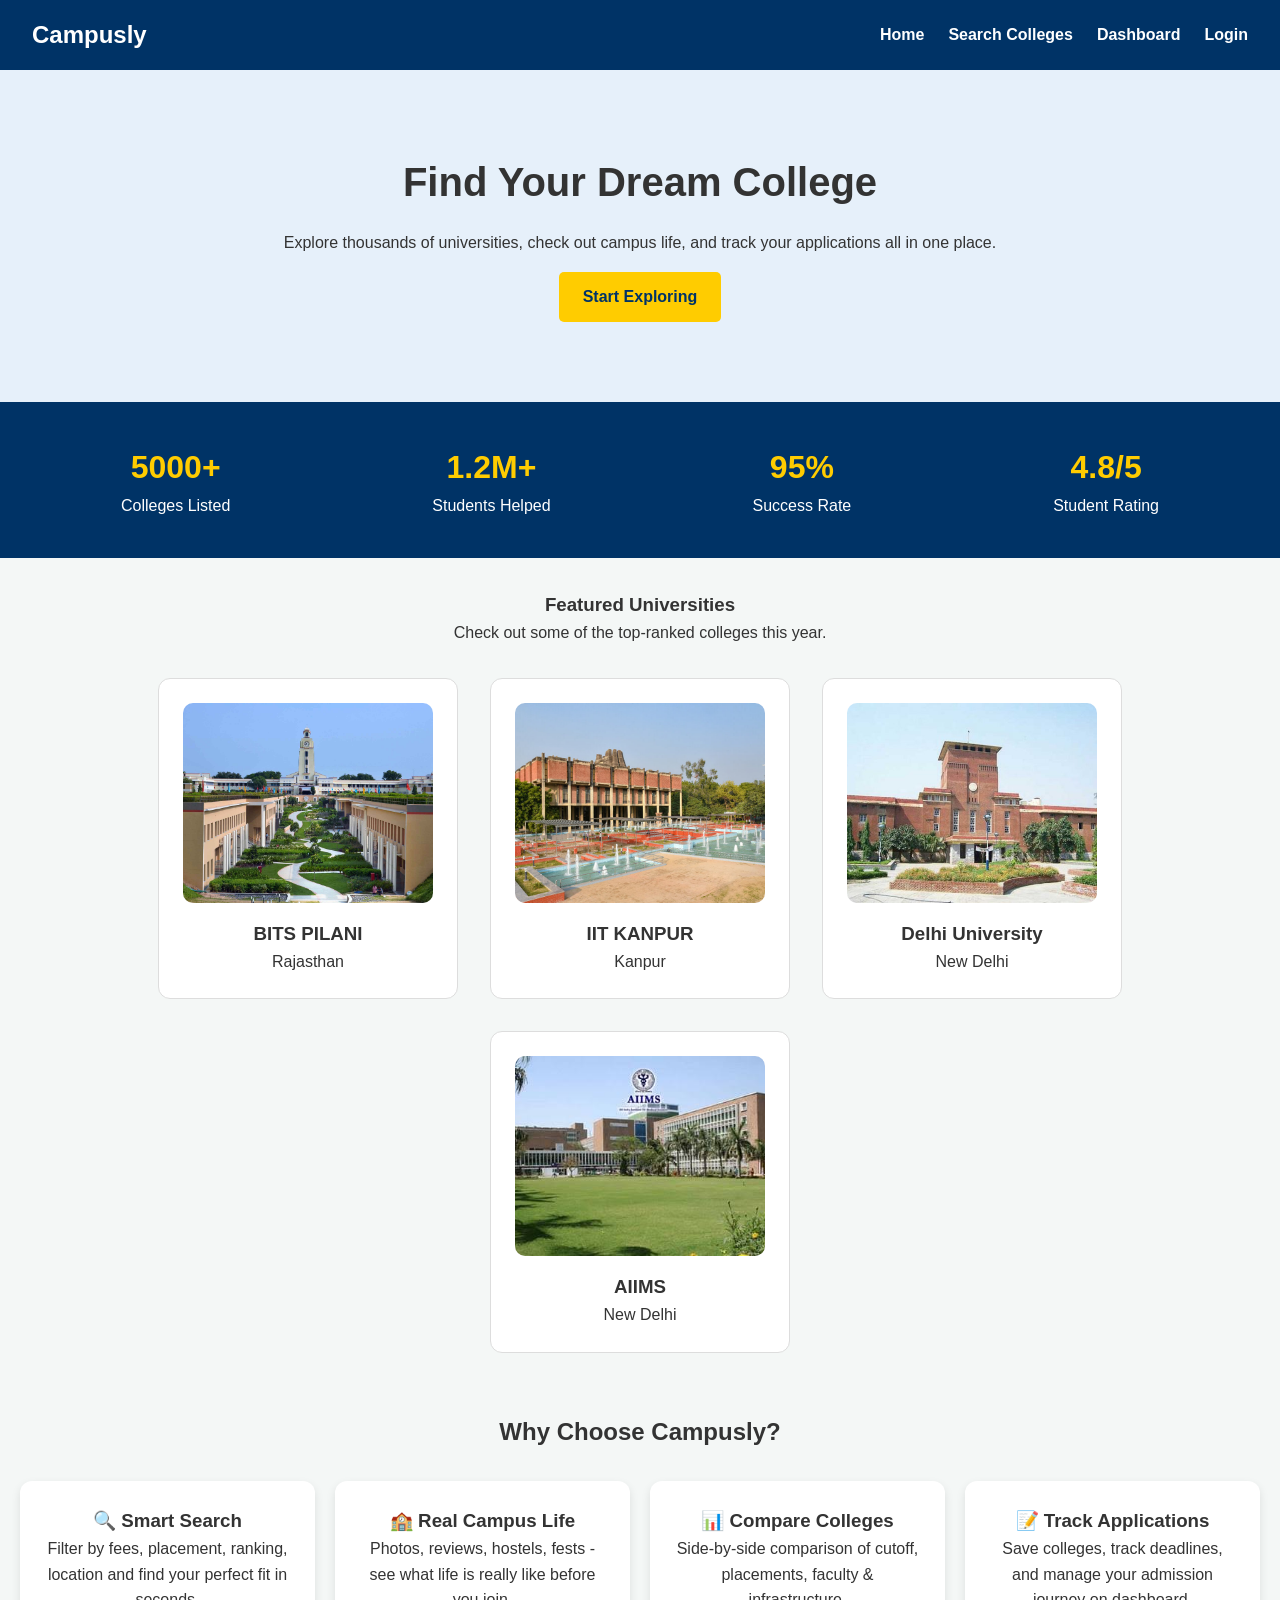
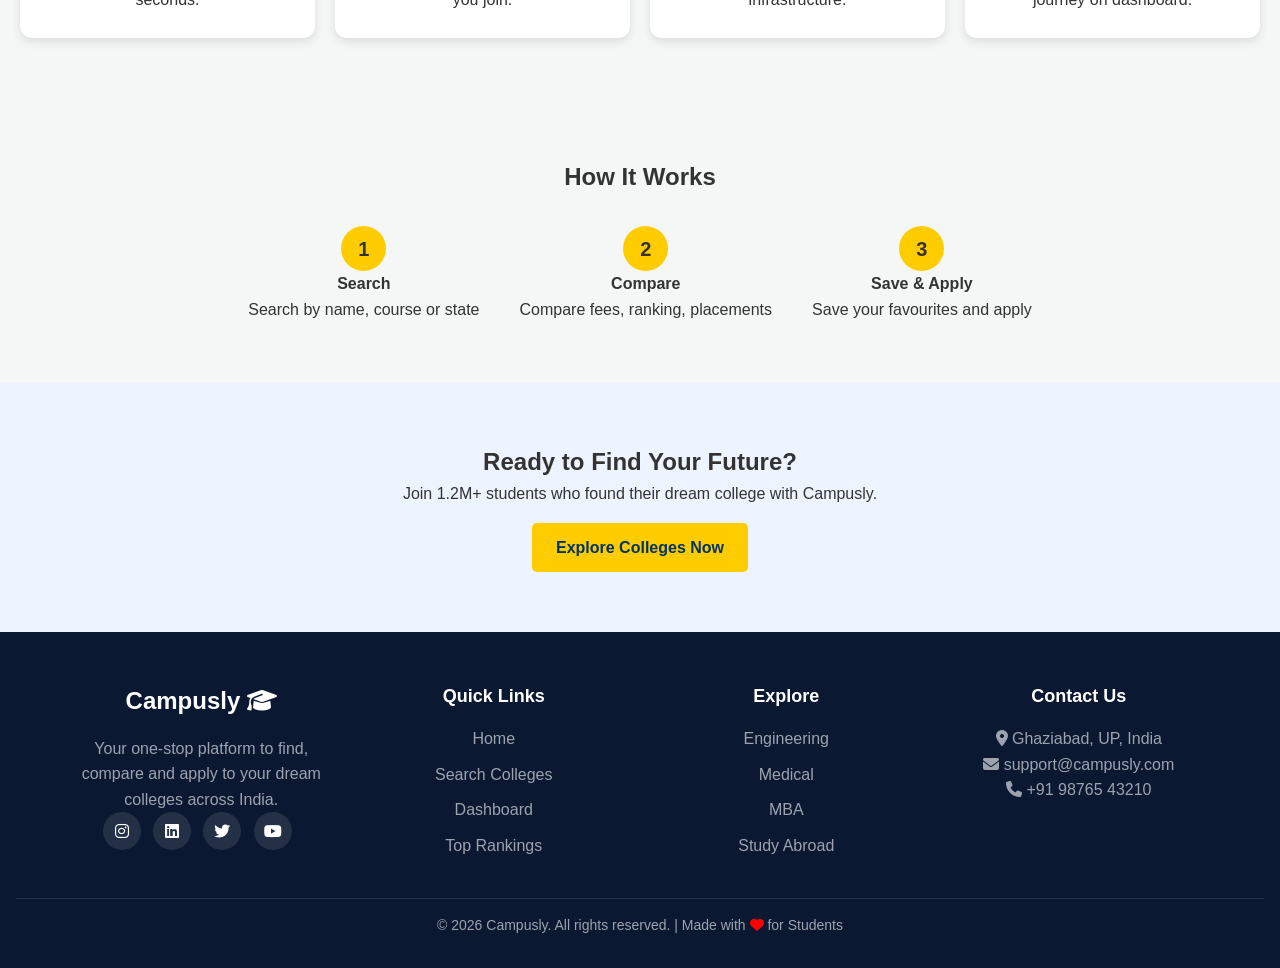
<file: index.html>
<!DOCTYPE html>
<html lang="en">
<head>
    <meta charset="UTF-8">
    <meta name="viewport" content="width=device-width, initial-scale=1.0">
    <title>Campusly - Home</title>
    <link rel="stylesheet" href="index_style.css">
    <link rel="stylesheet" href="https://cdnjs.cloudflare.com/ajax/libs/font-awesome/6.5.0/css/all.min.css">
</head>
<body>
    <header>
        <h1>Campusly</h1>
        <nav>
            <ul>
            <li><a href="index.html">Home</a></li>
            <li><a href="college.html">Search Colleges</a></li>
            <li><a href="dashboard.html">Dashboard</a></li>
            <li><a href="login_page.html">Login</a></li>
            </ul>
        </nav>
    </header>

    <main>
        <section class="hero">
            <h2>Find Your Dream College</h2>
            <p>Explore thousands of universities, check out campus life, and track your applications all in one place.</p>
            <a href="search.html" class="btn">Start Exploring</a>
        </section>
        <section class="stats">
      <div class="stat"><h2>5000+</h2><p>Colleges Listed</p></div>
      <div class="stat"><h2>1.2M+</h2><p>Students Helped</p></div>
      <div class="stat"><h2>95%</h2><p>Success Rate</p></div>
      <div class="stat"><h2>4.8/5</h2><p>Student Rating</p></div>
    </section>

    <section class="search-container">
    <h3>Featured Universities</h3>
    <p>Check out some of the top-ranked colleges this year.</p>
    </section>
    <div class="grid-container">
    <a href="bits.html" class="card">
        <div class="card-img">
            <img src="collegeimg/BITS-Pilani.jpg" alt="BITS Pilani">
            </div>
            <h3>BITS PILANI</h3>
            <p>Rajasthan</p>
        </a>
             
<a href="iitk.html" class="card">
     <div class="card-img">
        <img src="collegeimg/knpiit.jpg" alt="IIT KANPUR">
        </div>
        <h3>IIT KANPUR</h3>
        <p>Kanpur</p>
    </a>
<a href="du.html" class="card">
    <div class="card-img">
    <img src="collegeimg/du.jpg" alt="Delhi University">
    </div>
    <h3>Delhi University</h3>
    <p>New Delhi</p>
</a>
<a href="aiims.html" class="card">
    <div class="card-img">
    <img src="collegeimg/AIIMS.jpeg" alt="AIIMS DELHI">
    </div>
    <h3>AIIMS</h3>
    <p>New Delhi</p>
</a>

    </div>
    <section class="why-us">
      <h2>Why Choose Campusly?</h2>
      <div class="why-grid">
        <div class="why-card"><h3>🔍 Smart Search</h3><p>Filter by fees, placement, ranking, location and find your perfect fit in seconds.</p></div>
        <div class="why-card"><h3>🏫 Real Campus Life</h3><p>Photos, reviews, hostels, fests - see what life is really like before you join.</p></div>
        <div class="why-card"><h3>📊 Compare Colleges</h3><p>Side-by-side comparison of cutoff, placements, faculty & infrastructure.</p></div>
        <div class="why-card"><h3>📝 Track Applications</h3><p>Save colleges, track deadlines, and manage your admission journey on dashboard.</p></div>
      </div>
    </section>
     <section class="how-it-works">
      <h2>How It Works</h2>
      <div class="steps">
        <div class="step"><span>1</span><h4>Search</h4><p>Search by name, course or state</p></div>
        <div class="step"><span>2</span><h4>Compare</h4><p>Compare fees, ranking, placements</p></div>
        <div class="step"><span>3</span><h4>Save & Apply</h4><p>Save your favourites and apply</p></div>
      </div>
    </section>
    <section class="cta">
      <h2>Ready to Find Your Future?</h2>
      <p>Join 1.2M+ students who found their dream college with Campusly.</p>
      <a href="college.html" class="btn">Explore Colleges Now</a>
    </section>
    </main>
    <footer class="main-footer">
  <div class="footer-container">
    
    <div class="footer-col">
      <h3>Campusly <i class="fas fa-graduation-cap"></i></h3>
      <p>Your one-stop platform to find, compare and apply to your dream colleges across India.</p>
      <div class="social-icons">
        <a href="#"><i class="fab fa-instagram"></i></a>
        <a href="#"><i class="fab fa-linkedin"></i></a>
        <a href="#"><i class="fab fa-twitter"></i></a>
        <a href="#"><i class="fab fa-youtube"></i></a>
      </div>
    </div>

    <div class="footer-col">
      <h4>Quick Links</h4>
      <ul>
        <li><a href="index.html">Home</a></li>
        <li><a href="college.html">Search Colleges</a></li>
        <li><a href="dashboard.html">Dashboard</a></li>
        <li><a href="#">Top Rankings</a></li>
      </ul>
    </div>

    <div class="footer-col">
      <h4>Explore</h4>
      <ul>
        <li><a href="#">Engineering</a></li>
        <li><a href="#">Medical</a></li>
        <li><a href="#">MBA</a></li>
        <li><a href="#">Study Abroad</a></li>
      </ul>
    </div>

    <div class="footer-col">
      <h4>Contact Us</h4>
      <p><i class="fas fa-map-marker-alt"></i> Ghaziabad, UP, India</p>
      <p><i class="fas fa-envelope"></i> support@campusly.com</p>
      <p><i class="fas fa-phone"></i> +91 98765 43210</p>
    </div>

  </div>

  <div class="footer-bottom">
    <p>© 2026 Campusly. All rights reserved. | Made with <i class="fas fa-heart" style="color:red"></i> for Students</p>
  </div>
    </footer>
</body>
</html>
</file>
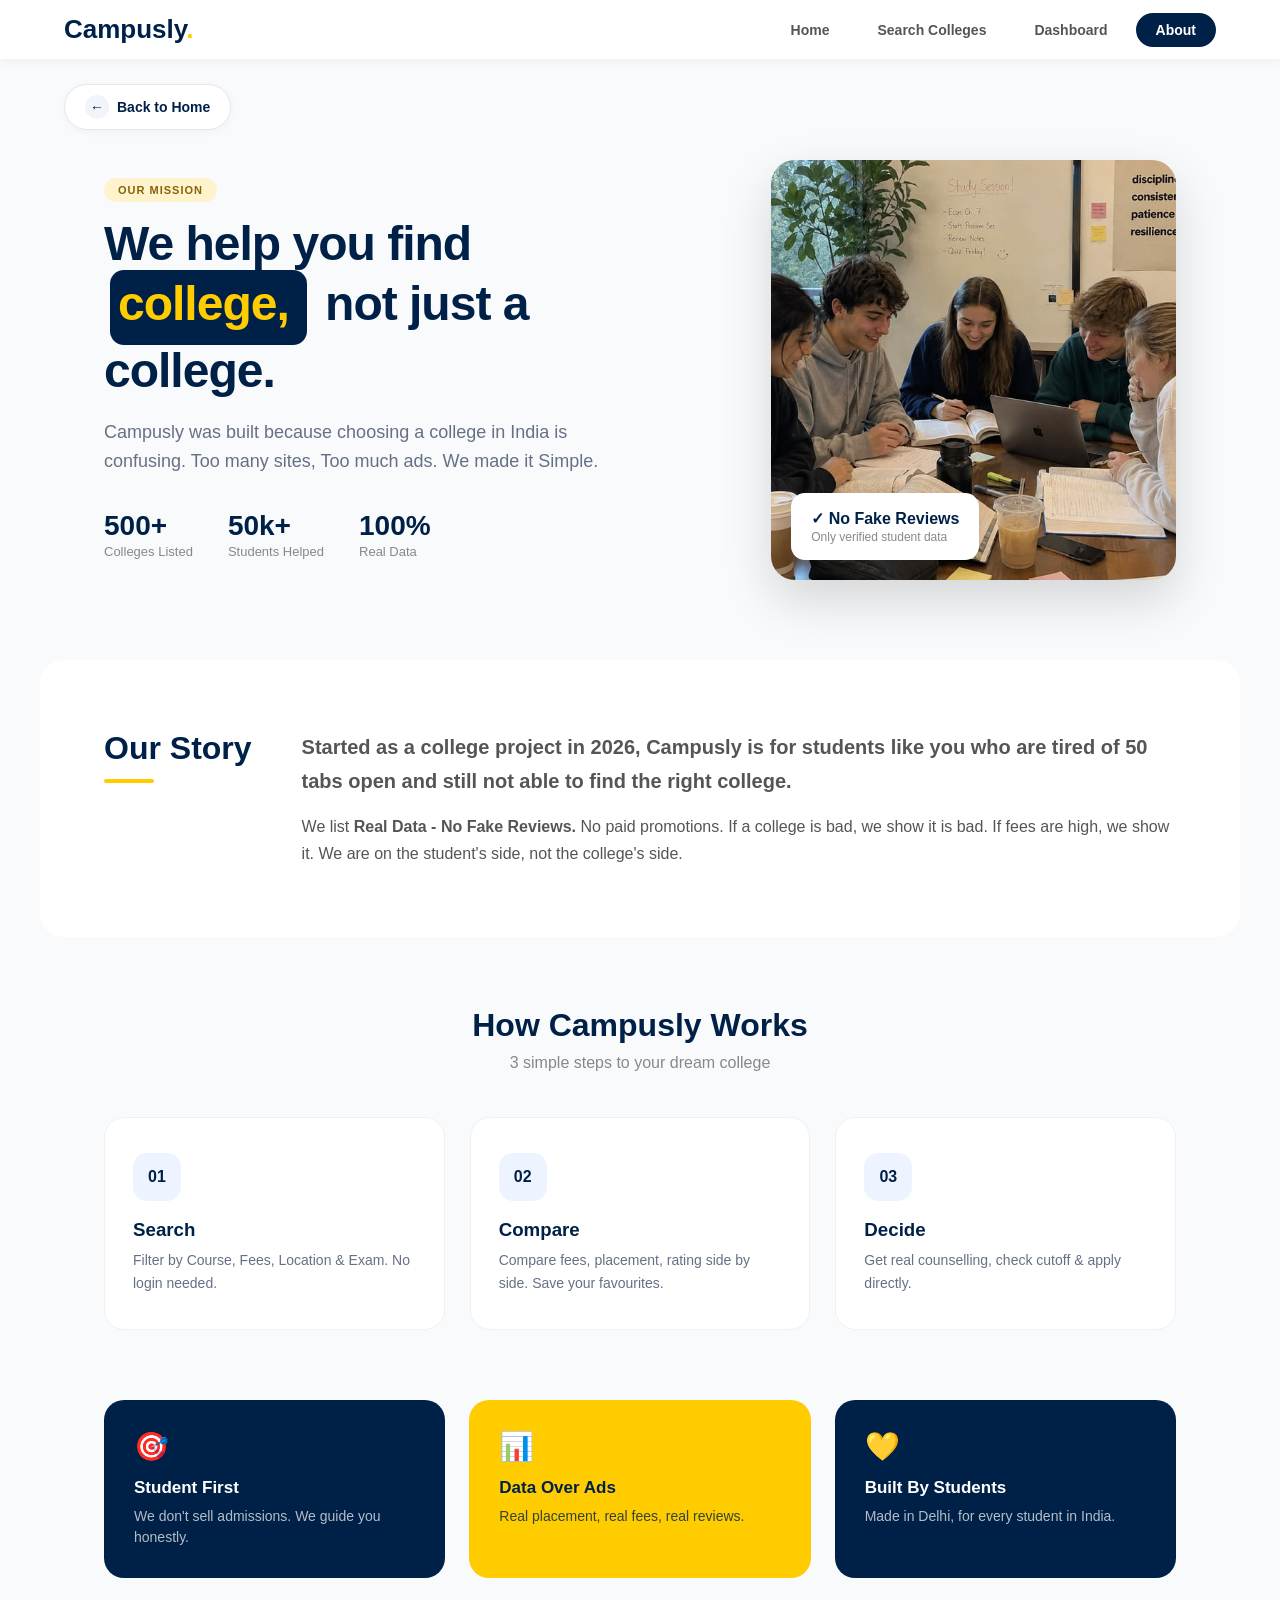
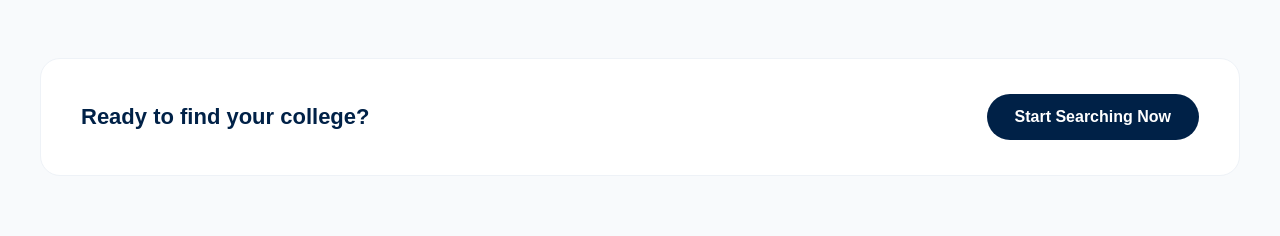
<file: about.html>
<!DOCTYPE html>
<html lang="en">
<head>
  <meta charset="UTF-8">
  <title>About Us - Campusly</title>
  <link rel="stylesheet" href="about_style.css">
</head>
<body>

<nav>
  <div class="logo">Campusly<span>.</span></div>
  <ul>
    <li><a href="index.html">Home</a></li>
    <li><a href="search.html">Search Colleges</a></li>
    <li><a href="dashboard.html">Dashboard</a></li>
    <li><a href="about.html" class="active">About</a></li>
  </ul>
</nav>

<!-- BACK BUTTON -->
<a href="index.html" class="back-btn">
  <span>←</span> Back to Home
</a>

<!-- HERO -->
<header class="about-hero">
  <div class="hero-left">
    <span class="badge">OUR MISSION</span>
    <h1>We help you find <span>college,</span> not just a college.</h1>
    <p>Campusly was built because choosing a college in India is confusing. Too many sites, Too much ads. We made it Simple.</p>
    <div class="hero-stats">
      <div><strong>500+</strong><span>Colleges Listed</span></div>
      <div><strong>50k+</strong><span>Students Helped</span></div>
      <div><strong>100%</strong><span>Real Data</span></div>
    </div>
  </div>
  <div class="hero-right">
    <div class="img-card">
      <img src="collegeimg/study.jpeg" alt="Students">
      <div class="float-card">
        <strong>✓ No Fake Reviews</strong>
        <p>Only verified student data</p>
      </div>
    </div>
  </div>
</header>

<!-- OUR STORY -->
<section class="story-section">
  <div class="story-left">
    <h2>Our Story</h2>
    <div class="line"></div>
  </div>
  <div class="story-right">
    <p class="big-text">Started as a college project in 2026, Campusly is for students like you who are tired of 50 tabs open and still not able to find the right college.</p>
    <p>We list <strong>Real Data - No Fake Reviews.</strong> No paid promotions. If a college is bad, we show it is bad. If fees are high, we show it. We are on the student's side, not the college's side.</p>
  </div>
</section>

<!-- HOW IT WORKS -->
<section class="how-section">
  <h2>How Campusly Works</h2>
  <p class="sub">3 simple steps to your dream college</p>

  <div class="steps">
    <div class="step">
      <div class="num">01</div>
      <h3>Search</h3>
      <p>Filter by Course, Fees, Location & Exam. No login needed.</p>
    </div>
    <div class="step">
      <div class="num">02</div>
      <h3>Compare</h3>
      <p>Compare fees, placement, rating side by side. Save your favourites.</p>
    </div>
    <div class="step">
      <div class="num">03</div>
      <h3>Decide</h3>
      <p>Get real counselling, check cutoff & apply directly.</p>
    </div>
  </div>
</section>

<!-- VALUES -->
<section class="values">
  <div class="value-card">
    <div class="icon">🎯</div>
    <h4>Student First</h4>
    <p>We don't sell admissions. We guide you honestly.</p>
  </div>
  <div class="value-card">
    <div class="icon">📊</div>
    <h4>Data Over Ads</h4>
    <p>Real placement, real fees, real reviews.</p>
  </div>
  <div class="value-card">
    <div class="icon">💛</div>
    <h4>Built By Students</h4>
    <p>Made in Delhi, for every student in India.</p>
  </div>
</section>

<div class="cta">
  <h2>Ready to find your college?</h2>
  <a href="search.html">Start Searching Now</a>
</div>

</body>
</html>
</file>
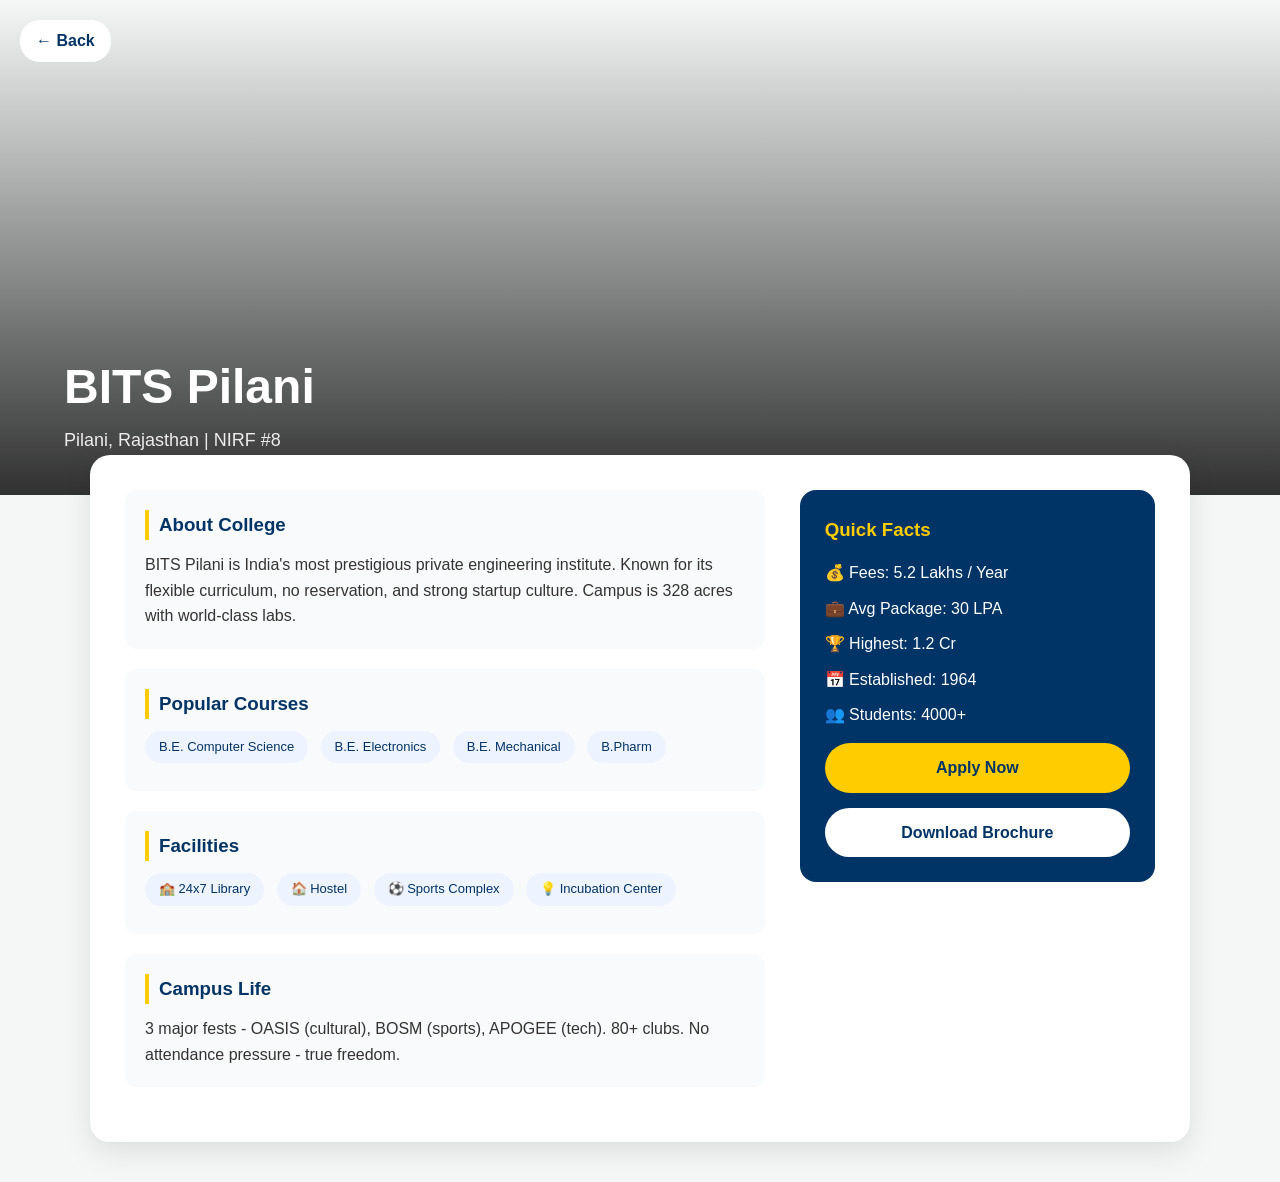
<file: bits.html>
<!DOCTYPE html>
<html>
<head>
  <title>BITS Pilani - Campusly</title>
  <link rel="stylesheet" href="index_style.css">
  <style>
    *{ margin:0; padding:0; box-sizing:border-box; }
    body{ font-family:Arial; background:#f4f7f6; }
    .hero-img{
      width:100%; height:55vh;
      background: url('https://images.unsplash.com/photo-1562774053-701939374585') center/cover;
      position:relative;
    }
    .hero-img::after{
      content:''; position:absolute; inset:0;
      background: linear-gradient(to top, rgba(0,0,0,0.8), transparent);
    }
    .hero-text{
      position:absolute; bottom:40px; left:5%; color:white; z-index:2;
    }
    .hero-text h1{ font-size:48px; }
    .hero-text p{ font-size:18px; opacity:0.9; }

    .details{
      max-width:1100px; margin:-40px auto 40px;
      background:white; border-radius:20px;
      padding:35px; position:relative; z-index:3;
      box-shadow:0 10px 30px rgba(0,0,0,0.1);
      display:grid; grid-template-columns:1.8fr 1fr; gap:35px;
    }
    .badge{ background:#eef4ff; color:#003366; padding:6px 14px; border-radius:20px; font-size:13px; margin-right:8px; display:inline-block; margin-bottom:8px; }
    .info-card{ background:#f9fafb; padding:20px; border-radius:12px; margin-bottom:20px; }
    .info-card h3{ color:#003366; margin-bottom:12px; border-left:4px solid #ffcc00; padding-left:10px; }
    .side-card{ background:#003366; color:white; padding:25px; border-radius:16px; position:sticky; top:20px; }
    .side-card h3{ color:#ffcc00; margin-bottom:15px; }
    .side-card p{ margin:10px 0; }
    .btn{ display:block; text-align:center; background:#ffcc00; color:#003366; padding:12px; border-radius:30px; text-decoration:none; font-weight:bold; margin-top:15px; }
    .back{ position:absolute; top:20px; left:20px; z-index:4; background:white; padding:8px 16px; border-radius:20px; text-decoration:none; color:#003366; font-weight:bold; }
    @media(max-width:800px){ .details{ grid-template-columns:1fr; margin:-20px 15px 20px; } .hero-text h1{ font-size:32px; } }
  </style>
</head>
<body>

  <div class="hero-img">
    <a href="college.html" class="back">← Back</a>
    <div class="hero-text">
      <h1>BITS Pilani</h1>
      <p><i class="fas fa-map-marker-alt"></i> Pilani, Rajasthan | NIRF #8</p>
    </div>
  </div>

  <div class="details">
    <!-- LEFT SIDE -->
    <div>
      <div class="info-card">
        <h3>About College</h3>
        <p>BITS Pilani is India's most prestigious private engineering institute. Known for its flexible curriculum, no reservation, and strong startup culture. Campus is 328 acres with world-class labs.</p>
      </div>

      <div class="info-card">
        <h3>Popular Courses</h3>
        <span class="badge">B.E. Computer Science</span>
        <span class="badge">B.E. Electronics</span>
        <span class="badge">B.E. Mechanical</span>
        <span class="badge">B.Pharm</span>
      </div>

      <div class="info-card">
        <h3>Facilities</h3>
        <span class="badge">🏫 24x7 Library</span>
        <span class="badge">🏠 Hostel</span>
        <span class="badge">⚽ Sports Complex</span>
        <span class="badge">💡 Incubation Center</span>
      </div>

      <div class="info-card">
        <h3>Campus Life</h3>
        <p>3 major fests - OASIS (cultural), BOSM (sports), APOGEE (tech). 80+ clubs. No attendance pressure - true freedom.</p>
      </div>
    </div>

    <!-- RIGHT SIDE -->
    <div>
      <div class="side-card">
        <h3>Quick Facts</h3>
        <p>💰 Fees: 5.2 Lakhs / Year</p>
        <p>💼 Avg Package: 30 LPA</p>
        <p>🏆 Highest: 1.2 Cr</p>
        <p>📅 Established: 1964</p>
        <p>👥 Students: 4000+</p>
        <a href="#" class="btn">Apply Now</a>
        <a href="#" class="btn" style="background:white;">Download Brochure</a>
      </div>
    </div>
  </div>

</body>
</html>
</file>
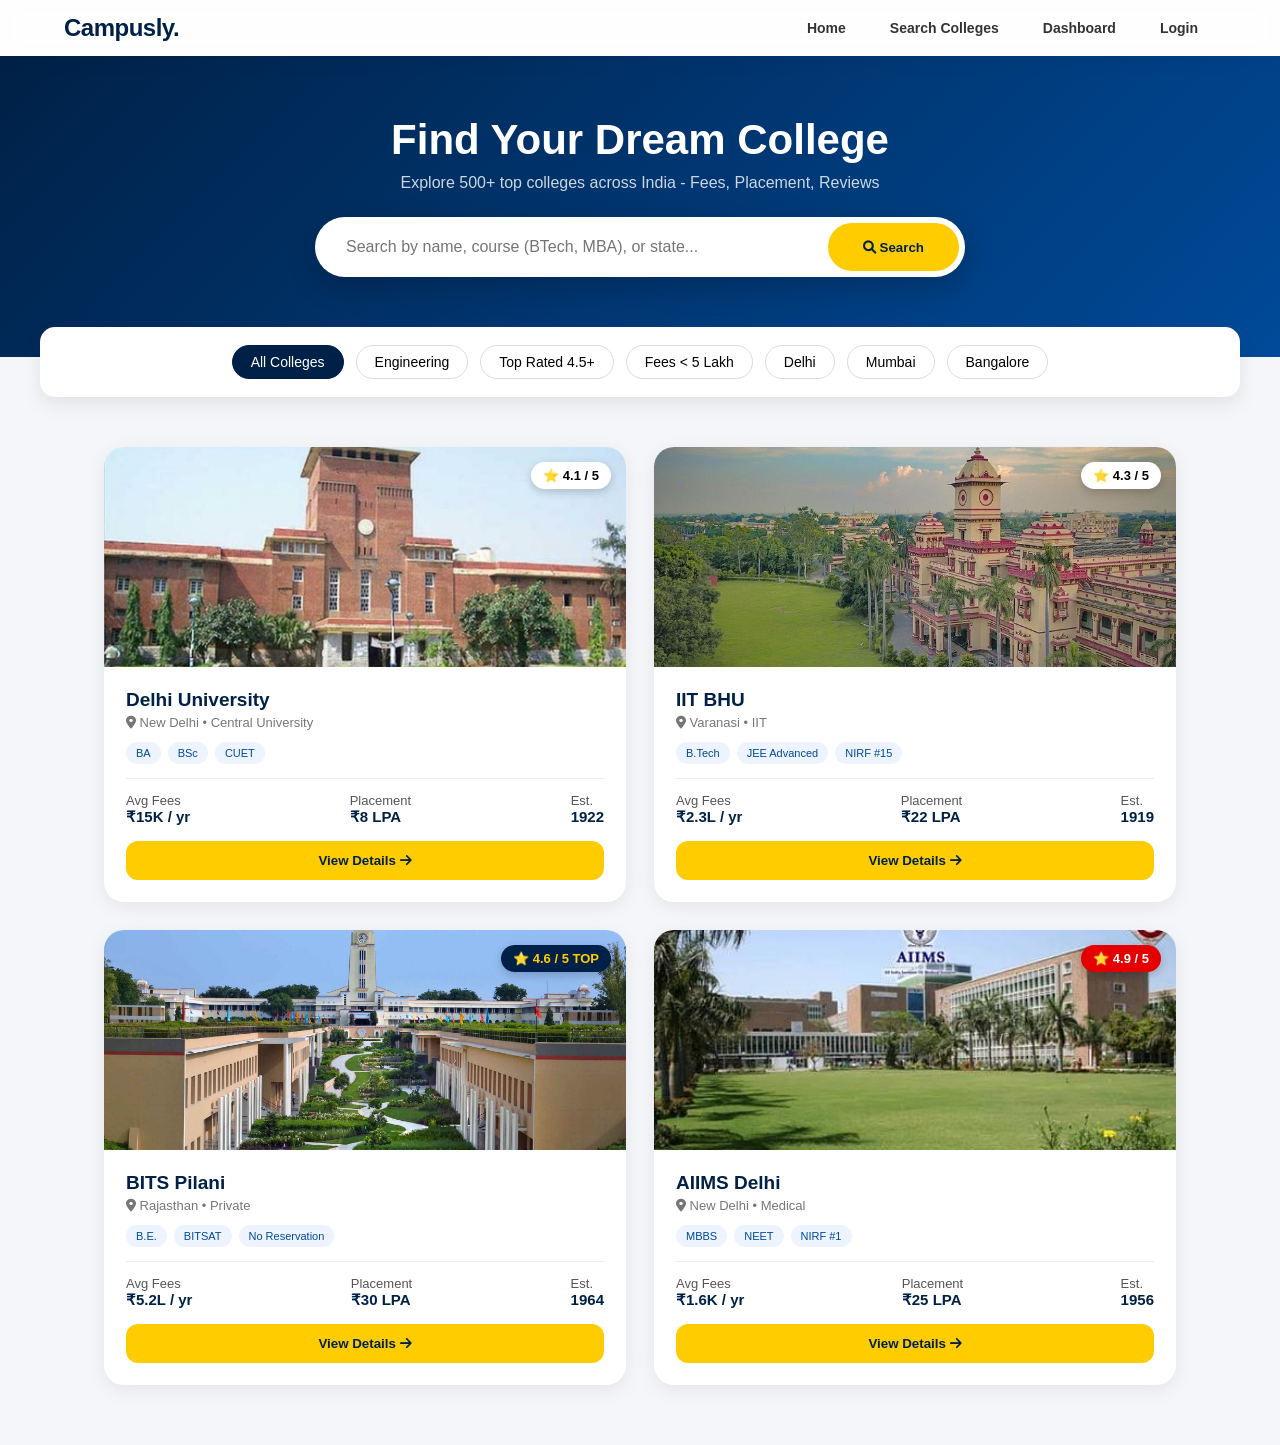
<file: college.html>
<!DOCTYPE html>
<html>
<head>
  <title>Campusly - Search Colleges</title>
  <link rel="stylesheet" href="college_style.css">
  <link rel="stylesheet" href="https://cdnjs.cloudflare.com/ajax/libs/font-awesome/6.0.0/css/all.min.css">
</head>
<header>
     <nav>
        <div class="logo">Campusly.</div>
            <ul>
            <li><a href="index.html">Home</a></li>
            <li><a href="college.html">Search Colleges</a></li>
            <li><a href="dashboard.html">Dashboard</a></li>
            <li><a href="login_page.html">Login</a></li>
            </ul>
        </nav>
</header>
<body>

  <div class="search-header">
    <h1>Find Your Dream College</h1>
    <p>Explore 500+ top colleges across India - Fees, Placement, Reviews</p>
    <div class="search-box">
      <input type="text" placeholder="Search by name, course (BTech, MBA), or state...">
      <button><i class="fas fa-search"></i> Search</button>
    </div>
  </div>

  <div class="filters">
    <div class="filter-pill active">All Colleges</div>
    <div class="filter-pill">Engineering</div>
    <div class="filter-pill">Top Rated 4.5+</div>
    <div class="filter-pill">Fees < 5 Lakh</div>
    <div class="filter-pill">Delhi</div>
    <div class="filter-pill">Mumbai</div>
    <div class="filter-pill">Bangalore</div>
  </div>

  <div class="container">
    <div class="grid">
      
      <!-- CARD 1 -->
      <a href="du.html" class="card">
        <div class="card-img">
          <img src="collegeimg/du.jpg">
          <div class="rating-badge">⭐ 4.1 / 5</div>
        </div>
        <div class="card-body">
          <h3>Delhi University</h3>
          <div class="location"><i class="fas fa-map-marker-alt"></i> New Delhi • Central University</div>
          <div class="tags">
            <span class="tag">BA</span><span class="tag">BSc</span><span class="tag">CUET</span>
          </div>
          <div class="stats">
            <div><span>Avg Fees</span><strong>₹15K / yr</strong></div>
            <div><span>Placement</span><strong>₹8 LPA</strong></div>
            <div><span>Est.</span><strong>1922</strong></div>
          </div>
          <button class="save-btn">View Details <i class="fas fa-arrow-right"></i></button>
        </div>
      </a>

      <!-- CARD 2 -->
      <a href="iitbhu.html" class="card">
        <div class="card-img">
          <img src="collegeimg/iitbhu.jpg">
          <div class="rating-badge">⭐ 4.3 / 5</div>
        </div>
        <div class="card-body">
          <h3>IIT BHU</h3>
          <div class="location"><i class="fas fa-map-marker-alt"></i> Varanasi • IIT</div>
          <div class="tags">
            <span class="tag">B.Tech</span><span class="tag">JEE Advanced</span><span class="tag">NIRF #15</span>
          </div>
          <div class="stats">
            <div><span>Avg Fees</span><strong>₹2.3L / yr</strong></div>
            <div><span>Placement</span><strong>₹22 LPA</strong></div>
            <div><span>Est.</span><strong>1919</strong></div>
          </div>
          <button class="save-btn">View Details <i class="fas fa-arrow-right"></i></button>
        </div>
      </a>

      <!-- CARD 3 -->
      <a href="bits.html" class="card">
        <div class="card-img">
          <img src="collegeimg/BITS-Pilani.jpg">
          <div class="rating-badge" style="background:#002147;color:#ffcc00">⭐ 4.6 / 5 TOP</div>
        </div>
        <div class="card-body">
          <h3>BITS Pilani</h3>
          <div class="location"><i class="fas fa-map-marker-alt"></i> Rajasthan • Private</div>
          <div class="tags">
            <span class="tag">B.E.</span><span class="tag">BITSAT</span><span class="tag">No Reservation</span>
          </div>
          <div class="stats">
            <div><span>Avg Fees</span><strong>₹5.2L / yr</strong></div>
            <div><span>Placement</span><strong>₹30 LPA</strong></div>
            <div><span>Est.</span><strong>1964</strong></div>
          </div>
          <button class="save-btn">View Details <i class="fas fa-arrow-right"></i></button>
        </div>
      </a>
      <!-- AIIMS CARD -->
<a href="aiims.html" class="card">
  <div class="card-img">
    <img src="collegeimg/AIIMS.jpeg">
    <div class="rating-badge" style="background:#e40000;color:white">⭐ 4.9 / 5</div>
  </div>
  <div class="card-body">
    <h3>AIIMS Delhi</h3>
    <div class="location"><i class="fas fa-map-marker-alt"></i> New Delhi • Medical</div>
    <div class="tags">
      <span class="tag">MBBS</span><span class="tag">NEET</span><span class="tag">NIRF #1</span>
    </div>
    <div class="stats">
      <div><span>Avg Fees</span><strong>₹1.6K / yr</strong></div>
      <div><span>Placement</span><strong>₹25 LPA</strong></div>
      <div><span>Est.</span><strong>1956</strong></div>
    </div>
    <button class="save-btn">View Details <i class="fas fa-arrow-right"></i></button>
  </div>
</a>

    </div>
  </div>

</body>
</html>
</file>
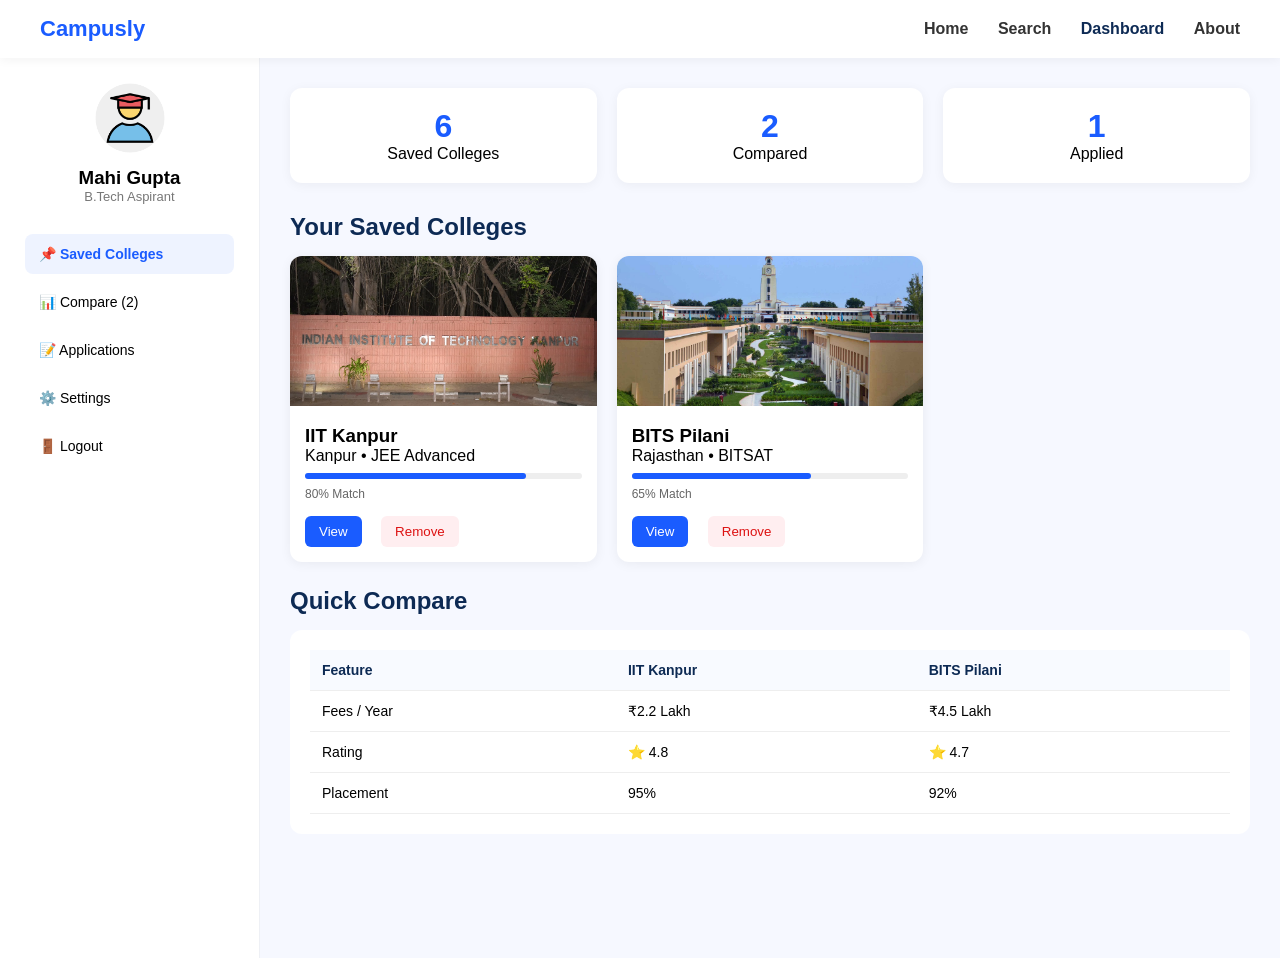
<file: dashboard.html>
<!DOCTYPE html>
<html lang="en">
<head>
  <meta charset="UTF-8">
  <meta name="viewport" content="width=device-width, initial-scale=1.0">
  <title>Dashboard - Campusly</title>
  <link rel="stylesheet" href="dash_style.css">
</head>
<body>
  <nav class="navbar">
    <div class="logo">Campusly</div>
    <div class="nav-links">
      <a href="index.html">Home</a>
      <a href="search.html">Search</a>
      <a href="dashboard.html" class="active">Dashboard</a>
      <a href="about.html">About</a>
    </div>
  </nav>

  <div class="dash-container">
    <aside class="sidebar">
      <div class="profile">
        <img src="collegeimg/STUDENT.png">
        <h3>Mahi Gupta</h3>
        <p>B.Tech Aspirant</p>
      </div>
      <ul class="menu">
        <li class="active">📌 Saved Colleges</li>
        <li>📊 Compare (2)</li>
        <li>📝 Applications</li>
        <li>⚙️ Settings</li>
        <li>🚪 Logout</li>
      </ul>
    </aside>
    <main class="main-content">
      <div class="top-cards">
        <div class="stat-card">
          <h2>6</h2>
          <p>Saved Colleges</p>
        </div>
        <div class="stat-card">
          <h2>2</h2>
          <p>Compared</p>
        </div>
        <div class="stat-card">
          <h2>1</h2>
          <p>Applied</p>
        </div>
      </div>
      <h2 class="section-title">Your Saved Colleges</h2>
      <div class="saved-grid">
        <div class="saved-card">
          <img src="collegeimg/iit-k.jpg">
          <div class="info">
            <h3>IIT Kanpur</h3>
            <p>Kanpur • JEE Advanced</p>
            <div class="progress"><div class="bar" style="width:80%"></div></div>
            <p class="small">80% Match</p>
          </div>
          <button>View</button>
          <button class="remove">Remove</button>
        </div>
        <div class="saved-card">
          <img src="collegeimg/BITS-Pilani.jpg">
          <div class="info">
            <h3>BITS Pilani</h3>
            <p>Rajasthan • BITSAT</p>
            <div class="progress"><div class="bar" style="width:65%"></div></div>
            <p class="small">65% Match</p>
          </div>
          <button>View</button>
          <button class="remove">Remove</button>
        </div>
      </div>
      <h2 class="section-title">Quick Compare</h2>
      <div class="compare-box">
        <table>
          <tr><th>Feature</th><th>IIT Kanpur</th><th>BITS Pilani</th></tr>
          <tr><td>Fees / Year</td><td>₹2.2 Lakh</td><td>₹4.5 Lakh</td></tr>
          <tr><td>Rating</td><td>⭐ 4.8</td><td>⭐ 4.7</td></tr>
          <tr><td>Placement</td><td>95%</td><td>92%</td></tr>
        </table>
      </div>

    </main>
  </div>
</body>
</html>
</file>
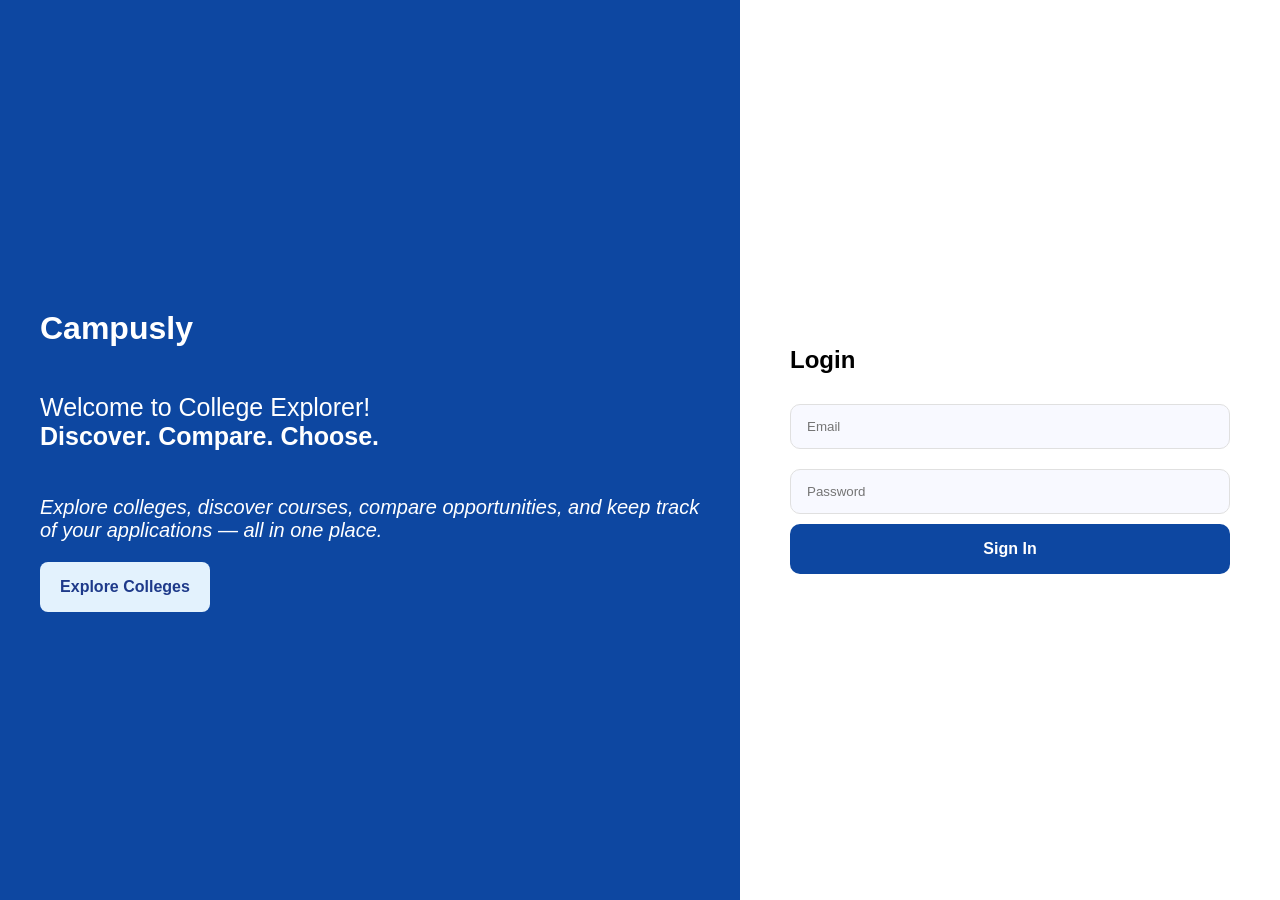
<file: login_page.html>
<!DOCTYPE html>
<html lang="en">
<head>
    <meta charset="UTF-8">
    <meta name="viewport" content="width=device-width, initial-scale=1.0">
    <title>Login</title>
    <link rel="stylesheet" href="login_style.css">
</head>
<body>
    <div class="login-container">
        <div class="left">
            <h1>Campusly</h1>
            <p id="first">Welcome to College Explorer!
            <br><b>Discover. Compare. Choose.</b></p>
               <p id="sec"><i>Explore colleges, discover courses, compare opportunities, and keep track of your applications — all in one place.
            </i></p>
            <button>Explore Colleges</button>

        </div>
        <div class="right">
            <h2>Login</h2>
            <input type="email" placeholder="Email">
            <input type="password" placeholder="Password">
            <button class="login-bt">Sign In</button>
        </div>

    </div>

</body>
</html>
</file>
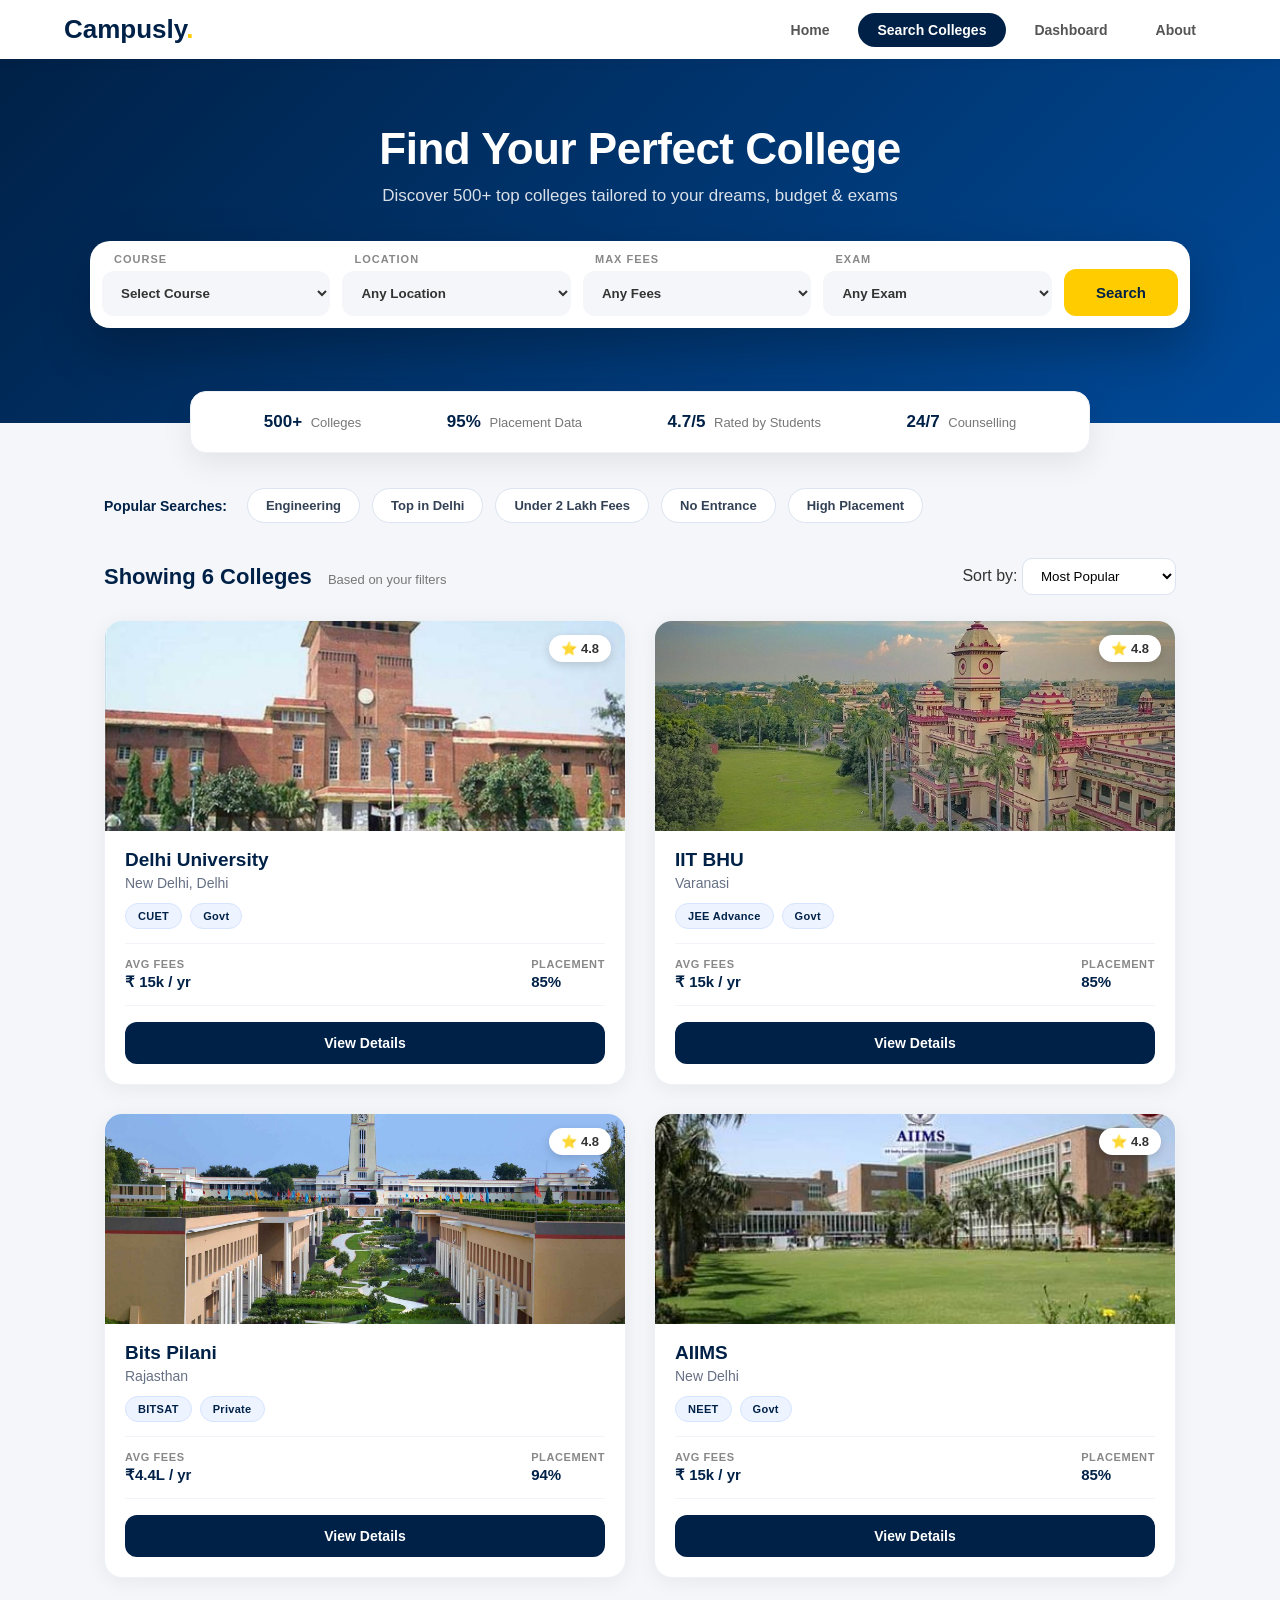
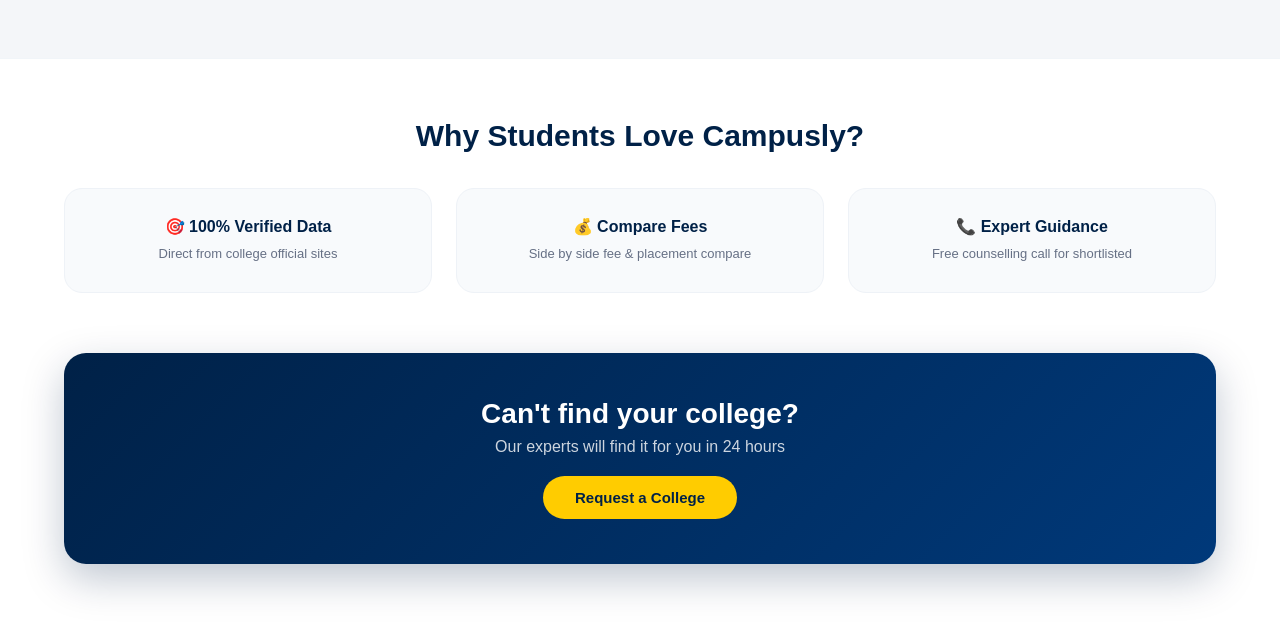
<file: search.html>
<!DOCTYPE html>
<html>
<head>
  <title>Search Colleges - Campusly</title>
  <link rel="stylesheet" href="search_style.css">
</head>
<body>

<nav>
  <div class="logo">Campusly<span>.</span></div>
  <ul>
    <li><a href="index.html">Home</a></li>
    <li><a href="search.html" class="active">Search Colleges</a></li>
    <li><a href="dashboard.html">Dashboard</a></li>
    <li><a href="about.html">About</a></li>
  </ul>
</nav>

<header class="search-hero">
  <div class="hero-content">
    <h1>Find Your Perfect College</h1>
    <p>Discover 500+ top colleges tailored to your dreams, budget & exams</p>
    <div class="hero-search-box">
      <div class="field"><label>COURSE</label><select><option>Select Course</option><option>B.Tech</option><option>MBA</option></select></div>
      <div class="field"><label>LOCATION</label><select><option>Any Location</option><option>Delhi</option><option>Mumbai</option></select></div>
      <div class="field"><label>MAX FEES</label><select><option>Any Fees</option><option>Under 1L</option><option>1-3L</option></select></div>
      <div class="field"><label>EXAM</label><select><option>Any Exam</option><option>JEE</option><option>CUET</option></select></div>
      <button class="search-btn">Search</button>
    </div>
  </div>
</header>

<div class="trust-bar">
  <div><strong>500+</strong> Colleges</div>
  <div><strong>95%</strong> Placement Data</div>
  <div><strong>4.7/5</strong> Rated by Students</div>
  <div><strong>24/7</strong> Counselling</div>
</div>

<!-- QUICK FILTERS -->
<div class="quick-filters">
  <h3>Popular Searches:</h3>
  <button>Engineering</button>
  <button>Top in Delhi</button>
  <button>Under 2 Lakh Fees</button>
  <button>No Entrance</button>
  <button>High Placement</button>
</div>

<div class="container">
  <div class="section-head">
    <h2>Showing 6 Colleges <span>Based on your filters</span></h2>
    <div class="sort">Sort by: <select><option>Most Popular</option><option>Fees Low to High</option></select></div>
  </div>

  <div class="grid">
    <!-- COPY YOUR 6 CARDS INSIDE HERE - Example card structure -->
    <div class="card">
      <div class="card-img">
        <img src="collegeimg/du.jpg">
        <div class="rating-badge">⭐ 4.8</div>
      </div>
      <div class="card-body">
        <h3>Delhi University</h3>
        <p class="location">New Delhi, Delhi</p>
        <div class="tags"><span class="tag">CUET</span><span class="tag">Govt</span></div>
        <div class="stats">
          <div><span>Avg Fees</span><strong>₹ 15k / yr</strong></div>
          <div><span>Placement</span><strong>85%</strong></div>
        </div>
        <button class="save-btn">View Details</button>
      </div>
    </div>
    <div class="card">
      <div class="card-img">
        <img src="collegeimg/iitbhu.jpg">
        <div class="rating-badge">⭐ 4.8</div>
      </div>
      <div class="card-body">
        <h3>IIT BHU</h3>
        <p class="location">Varanasi</p>
        <div class="tags"><span class="tag">JEE Advance</span><span class="tag">Govt</span></div>
        <div class="stats">
          <div><span>Avg Fees</span><strong>₹ 15k / yr</strong></div>
          <div><span>Placement</span><strong>85%</strong></div>
        </div>
        <button class="save-btn">View Details</button>
      </div>
    </div>
    <div class="card">
      <div class="card-img">
        <img src="collegeimg/BITS-Pilani.jpg">
        <div class="rating-badge">⭐ 4.8</div>
      </div>
      <div class="card-body">
        <h3>Bits Pilani</h3>
        <p class="location">Rajasthan</p>
        <div class="tags"><span class="tag">BITSAT</span><span class="tag">Private</span></div>
        <div class="stats">
          <div><span>Avg Fees</span><strong>₹4.4L / yr</strong></div>
          <div><span>Placement</span><strong>94%</strong></div>
        </div>
        <button class="save-btn">View Details</button>
      </div>
    </div>
  <div class="card">
      <div class="card-img">
        <img src="collegeimg/AIIMS.jpeg">
        <div class="rating-badge">⭐ 4.8</div>
      </div>
      <div class="card-body">
        <h3>AIIMS</h3>
        <p class="location">New Delhi</p>
        <div class="tags"><span class="tag">NEET</span><span class="tag">Govt</span></div>
        <div class="stats">
          <div><span>Avg Fees</span><strong>₹ 15k / yr</strong></div>
          <div><span>Placement</span><strong>85%</strong></div>
        </div>
        <button class="save-btn">View Details</button>
      </div>
    </div>
    <!-- Paste other 5 cards same way -->
  </div>
</div>

<!-- EXTRA CONTENT - Makes page big & aesthetic -->
<section class="extra-section">
  <div class="extra-box">
    <h2>Why Students Love Campusly?</h2>
    <div class="features">
      <div><h4>🎯 100% Verified Data</h4><p>Direct from college official sites</p></div>
      <div><h4>💰 Compare Fees</h4><p>Side by side fee & placement compare</p></div>
      <div><h4>📞 Expert Guidance</h4><p>Free counselling call for shortlisted</p></div>
    </div>
  </div>

  <div class="cta">
    <h2>Can't find your college?</h2>
    <p>Our experts will find it for you in 24 hours</p>
    <button>Request a College</button>
  </div>
</section>

</body>
</html>
</file>
<file: index_style.css>
* {
    margin: 0;
    padding: 0;
    box-sizing: border-box;
    font-family: 'Segoe UI', Tahoma, Geneva, Verdana, sans-serif;
}

body {
    background-color: #f4f7f6;
    color: #333;
    line-height: 1.6;
    display: flex;
    flex-direction: column;
    margin: 0;
    min-height: 100vh;
}

header {
    background-color: #003366;
    color: white;
    padding: 16px 32px;
    display: flex;
    justify-content: space-between;
    align-items: center;
}

header h1 {
    font-size: 24px;
}

nav ul {
    list-style: none;
    display: flex;
    gap: 24px;
}

nav a {
    color: white;
    text-decoration: none;
    font-weight: bold;
}

nav a:hover {
    color: #ffcc00;
}

footer {
    text-align: center;
    padding: 16px;
    background-color: #003366;
    color: white;
    margin-top: auto;
    width:100%;
    position:relative;
    bottom: 0%;
}
.main-footer{
  background: #0a1931;
  color: #d1d5db;
  margin-top: auto;
  padding-top: 50px;
}
.footer-container{
  display: grid;
  grid-template-columns: repeat(auto-fit, minmax(200px, 1fr));
  gap: 30px;
  max-width: 1200px;
  margin: auto;
  padding: 0 30px 30px;
}
.footer-col h3{ color: white; font-size: 24px; margin-bottom: 15px; }
.footer-col h4{ color: white; margin-bottom: 15px; font-size: 18px; }
.footer-col ul{ list-style: none; padding: 0; }
.footer-col ul li{ margin-bottom: 10px; }
.footer-col ul li a, .footer-col p{ color: #9ca3af; text-decoration: none; transition: 0.3s; }
.footer-col ul li a:hover{ color: #ffcc00; padding-left: 5px; }
.social-icons a{
  display: inline-flex; width: 38px; height: 38px;
  background: rgba(255,255,255,0.1); color: white;
  align-items: center; justify-content: center;
  border-radius: 50%; margin-right: 8px; text-decoration: none; transition: 0.3s;
}
.social-icons a:hover{ background: #ffcc00; color: #0a1931; transform: translateY(-3px); }
.footer-bottom{
  border-top: 1px solid rgba(255,255,255,0.1);
  text-align: center; padding: 15px; font-size: 14px; color: #9ca3af;
}

.hero {
    background-color: #e6f0fa;
    text-align: center;
    padding: 64px 32px;
}
.hero h2 {
    font-size: 40px;
    margin-bottom: 16px;
}
.btn {
    display: inline-block;
    background-color: #ffcc00;
    color: #003366;
    padding: 12px 24px;
    text-decoration: none;
    font-weight: bold;
    border-radius: 5px;
    margin-top: 16px;
}
.btn:hover {
    background-color: #e6b800;
}
.search-container {
    padding: 32px;
    text-align: center;
}

.grid-container {
    display: flex;
    flex-wrap: wrap;
    gap: 32px;
    padding: 0 32px;
    justify-content: center;
}
.card {
    background: white;
    border: 1px solid #ddd;
    border-radius: 8px;
    width: 300px;
    padding: 24px;
    text-align: center;
}
.card-img {
    background-color: #ccc;
    height: 150px;
    border-radius: 4px;
    margin-bottom: 16px;
}
.card-img {
  width: 100%;
  height: 200px;
  background: #ddd;
  border-radius: 10px;
  overflow: hidden;
}
.card-img img {
  width: 100%;
  height: 100%;
  object-fit: cover;
  display: block;
}
@media (max-width: 900px) {
  .grid-container {
    grid-template-columns: repeat(2, 1fr); /* 2 cards in tablet */
  }
  .navbar {
    padding: 12px 20px;
  }
}

@media (max-width: 600px) {
  .grid-container {
    grid-template-columns: 1fr; /* 1 card in mobile */
  }
  .card-img {
    height: 220px;
  }
  h1 {
    font-size: 24px;
  }
  .nav-links a {
    margin-left: 12px;
    font-size: 14px;
  }
}
/* NEW SECTIONS - to make page long */
.stats{
  display:flex; justify-content:space-around;
  background:#003366; color:white; padding:40px 20px; text-align:center; flex-wrap:wrap;
}
.stat h2{ font-size:32px; color:#ffcc00; }
.why-us, .how-it-works, .cta{ padding:60px 20px; text-align:center; }
.why-grid{ display:grid; grid-template-columns:repeat(auto-fit,minmax(220px,1fr)); gap:20px; margin-top:30px; }
.why-card{ background:white; padding:25px; border-radius:12px; box-shadow:0 4px 10px rgba(0,0,0,0.1); }
.steps{ display:flex; justify-content:center; gap:40px; margin-top:30px; flex-wrap:wrap; }
.step span{ background:#ffcc00; width:45px; height:45px; display:inline-flex; align-items:center; justify-content:center; border-radius:50%; font-weight:bold; font-size:20px; }
.cta{ background:#eef4ff; }
.hero{ padding:80px 20px; }
.grid-container .card{
  text-decoration: none;
  color: inherit;
  display: block;
}
/* Card Hover Effects */
.card{
  transition: all 0.3s ease;
  overflow: hidden;
  border-radius: 12px;
  background: white;
}

.card:hover{
  transform: translateY(-10px);
  box-shadow: 0 15px 30px rgba(0,0,0,0.2);
}

.card-img{
  overflow: hidden;
}

.card-img img{
  transition: transform 0.4s ease;
  width: 100%;
}

.card:hover .card-img img{
  transform: scale(1.1);
}

.card h3{
  transition: color 0.3s ease;
}

.card:hover h3{
  color: #003366;
}
.card:hover{
  transform: translateY(-10px);
  box-shadow: 0 15px 30px rgba(0,0,0,0.2);
  background: linear-gradient(135deg, #003366, #0052a3);
  color: white;
}

.card:hover h3{
  color: #ffcc00;
}
.card:hover p{
  color: white;
}
/* ===============================
   UNIVERSAL RESPONSIVE FOR ALL PAGES
   Paste at bottom of every CSS file
   =============================== */

@media (max-width: 1024px) {
  .grid {
    grid-template-columns: repeat(2, 1fr);
  }
  .hero-search-box, .about-hero {
    flex-direction: column;
  }
}

@media (max-width: 768px) {
  /* NAV */
  nav {
    flex-direction: column;
    gap: 12px;
    padding: 12px 4%;
  }
  nav ul {
    gap: 4px;
    flex-wrap: wrap;
    justify-content: center;
  }

  /* HERO */
  .search-hero, .about-hero, header {
    padding: 30px 6% 50px !important;
    text-align: left !important;
  }
  .search-hero h1, .about-hero h1, .hero-content h1 {
    font-size: 28px !important;
    line-height: 1.25 !important;
  }

  /* SEARCH BOX */
  .hero-search-box {
    flex-direction: column;
    padding: 16px;
    gap: 16px;
  }
  .field, .search-btn {
    width: 100%;
  }

  /* GRIDS */
  .grid, .features, .steps, .values {
    grid-template-columns: 1fr !important;
    flex-direction: column !important;
  }

  /* CONTAINERS */
  .container, .trust-bar, .quick-filters, .extra-box, .cta {
    padding-left: 6% !important;
    padding-right: 6% !important;
  }

  .trust-bar {
    flex-direction: column;
    gap: 12px;
    text-align: center;
    margin-top: -20px;
  }

  .cta {
    flex-direction: column;
    gap: 16px;
    text-align: center;
  }
}

@media (max-width: 480px) {
  .card-img { height: 180px; }
  .search-hero h1 { font-size: 24px !important; }
  .logo { font-size: 22px; }
}
</file>
<file: about_style.css>
/* 1. RESET
 */
* {
  margin: 0;
  padding: 0;
  box-sizing: border-box;
  font-family: 'Segoe UI', 'Inter', sans-serif;
}

body {
  background: #f8fafc;
  color: #333;
}

a {
  text-decoration: none;
}

/* 
   2. NAVBAR
*/
nav {
  background: white;
  padding: 14px 5%;
  display: flex;
  justify-content: space-between;
  align-items: center;
  box-shadow: 0 2px 12px rgba(0,0,0,0.05);
  position: sticky;
  top: 0;
  z-index: 100;
}

.logo {
  font-weight: 800;
  font-size: 26px;
  color: #002147;
}

.logo span {
  color: #ffcc00;
}

nav ul {
  display: flex;
  list-style: none;
  gap: 8px;
}

nav ul li a {
  text-decoration: none;
  color: #555;
  font-weight: 600;
  font-size: 14px;
  padding: 9px 20px;
  border-radius: 25px;
  transition: 0.25s;
}

nav ul li a:hover {
  background: #eef4ff;
  color: #002147;
}

nav ul li a.active {
  background: #002147;
  color: white;
}

/* 3. BACK BUTTON*/
.back-btn {
  max-width: 1200px;
  margin: 25px auto 0;
  margin-left: 5%;
  display: inline-flex;
  align-items: center;
  gap: 8px;
  background: white;
  color: #002147;
  padding: 10px 20px;
  border-radius: 30px;
  font-weight: 700;
  font-size: 14px;
  border: 1px solid #e2e8f0;
  box-shadow: 0 2px 10px rgba(0,0,0,0.04);
  transition: all 0.3s ease;
}

.back-btn span {
  background: #f1f5f9;
  width: 24px;
  height: 24px;
  border-radius: 50%;
  display: flex;
  align-items: center;
  justify-content: center;
  transition: 0.3s;
}

.back-btn:hover {
  background: #002147;
  color: white;
  border-color: #002147;
  transform: translateX(-4px);
  box-shadow: 0 8px 20px rgba(0,33,71,0.2);
}

.back-btn:hover span {
  background: #ffcc00;
  color: #002147;
}

/* 4. HERO SECTION */
.about-hero {
  max-width: 1200px;
  margin: 0 auto;
  padding: 30px 5% 60px;
  display: flex;
  gap: 60px;
  align-items: center;
}

.hero-left {
  flex: 1.2;
}

.badge {
  background: #fff3cd;
  color: #856404;
  padding: 6px 14px;
  border-radius: 20px;
  font-size: 11px;
  font-weight: 800;
  letter-spacing: 1px;
}

.hero-left h1 {
  font-size: 48px;
  font-weight: 800;
  color: #002147;
  line-height: 1.1;
  margin: 20px 0;
  letter-spacing: -1px;
  max-width: 550px;
}

.hero-left h1 span {
  color: #ffcc00;
  background: #002147;
  padding: 8px 18px 14px 8px;
  border-radius: 14px;
  display:inline-block;
  line-height: 1.1;
  vertical-align: middle;
  margin: 0 6px;
}

.hero-left p {
  color: #667085;
  font-size: 18px;
  line-height: 1.6;
  max-width: 500px;
}

.hero-stats {
  display: flex;
  gap: 35px;
  margin-top: 35px;
}

.hero-stats strong {
  display: block;
  font-size: 28px;
  color: #002147;
}

.hero-stats span {
  font-size: 13px;
  color: #888;
}

.hero-right {
  flex: 0.8;
}

.img-card {
  position: relative;
  border-radius: 24px;
  overflow: hidden;
  box-shadow: 0 20px 50px rgba(0,0,0,0.15);
}

.img-card img {
  width: 100%;
  height: 420px;
  object-fit: cover;
  display: block;
}

.float-card {
  position: absolute;
  bottom: 20px;
  left: 20px;
  background: white;
  padding: 16px 20px;
  border-radius: 14px;
  box-shadow: 0 10px 30px rgba(0,0,0,0.15);
}

.float-card strong {
  color: #002147;
}

.float-card p {
  font-size: 12px;
  color: #888;
  margin-top: 2px;
}

/*5. OUR STORY*/
.story-section {
  max-width: 1200px;
  margin: 20px auto 0;
  padding: 70px 5%;
  display: flex;
  gap: 50px;
  background: white;
  border-radius: 24px;
}

.story-left h2 {
  font-size: 32px;
  color: #002147;
}

.line {
  width: 50px;
  height: 4px;
  background: #ffcc00;
  margin-top: 12px;
  border-radius: 10px;
}

.story-right {
  flex: 1;
}

.big-text {
  font-size: 20px;
  font-weight: 600;
  color: #002147;
  line-height: 1.5;
  margin-bottom: 15px;
}

.story-right p {
  color: #555;
  line-height: 1.7;
}

/*6. HOW IT WORKS*/
.how-section {
  max-width: 1200px;
  margin: 70px auto;
  padding: 0 5%;
  text-align: center;
}

.how-section h2 {
  font-size: 32px;
  color: #002147;
  font-weight: 800;
}

.how-section .sub {
  color: #888;
  margin: 10px 0 45px;
}

.steps {
  display: flex;
  gap: 25px;
}

.step {
  background: white;
  flex: 1;
  padding: 35px 28px;
  border-radius: 20px;
  border: 1px solid #eef2f7;
  text-align: left;
  transition: 0.3s;
}

.step:hover {
  transform: translateY(-8px);
  box-shadow: 0 15px 35px rgba(0,0,0,0.08);
  border-color: #ffcc00;
  background: #fffef5;
}

.num {
  background: #eef4ff;
  color: #002147;
  width: 48px;
  height: 48px;
  border-radius: 14px;
  display: flex;
  align-items: center;
  justify-content: center;
  font-weight: 800;
  margin-bottom: 18px;
}

.step h3 {
  color: #002147;
  margin-bottom: 8px;
}

.step p {
  color: #667085;
  font-size: 14px;
  line-height: 1.6;
}

/*7. VALUES*/
.values {
  max-width: 1200px;
  margin: 0 auto;
  padding: 0 5% 20px;
  display: flex;
  gap: 24px;
}

.value-card {
  background: #002147;
  color: white;
  flex: 1;
  padding: 30px;
  border-radius: 20px;
  transition: 0.3s;
}

.value-card:hover {
  transform: translateY(-5px);
}

.value-card .icon {
  font-size: 28px;
  margin-bottom: 15px;
}

.value-card h4 {
  margin-bottom: 8px;
  font-size: 17px;
}

.value-card p {
  opacity: 0.7;
  font-size: 14px;
  line-height: 1.5;
}

.value-card:nth-child(2) {
  background: #ffcc00;
  color: #002147;
}

.value-card:nth-child(2) p {
  opacity: 0.8;
  color: #002147;
}

/*8. CTA */
.cta {
  max-width: 1200px;
  margin: 60px auto;
  background: white;
  padding: 35px 40px;
  border-radius: 20px;
  display: flex;
  justify-content: space-between;
  align-items: center;
  border: 1px solid #eef2f7;
}

.cta h2 {
  color: #002147;
  font-size: 22px;
}

.cta a {
  background: #002147;
  color: white;
  padding: 14px 28px;
  border-radius: 30px;
  font-weight: 700;
  transition: 0.2s;
}

.cta a:hover {
  background: #ffcc00;
  color: #002147;
}
/*10.RESPONSIVE */
/* ===============================
   RESPONSIVE - MOBILE + TABLET
   =============================== */

/* Tablet - 1024px */
@media (max-width: 1024px) {
  .about-hero {
    flex-direction: column;
    gap: 30px;
    padding-top: 20px;
  }
  .hero-left h1 {
    font-size: 38px;
  }
  .hero-left h1 span {
    height: auto;
  }
  .img-card img {
    height: 320px;
  }
}

/* Mobile - 768px */
@media (max-width: 768px) {
  nav {
    padding: 12px 4%;
  }
  nav ul li a {
    padding: 7px 12px;
    font-size: 13px;
  }
  
  .about-hero {
    padding: 20px 6% 40px;
  }
  
  .hero-left h1 {
    font-size: 32px;
    line-height: 1.2;
  }

  .hero-stats {
    gap: 20px;
  }

  .story-section {
    flex-direction: column;
    gap: 20px;
    padding: 30px 6%;
    border-radius: 0;
  }

  .steps {
    flex-direction: column;
  }

  .values {
    flex-direction: column;
  }

  .cta {
    flex-direction: column;
    gap: 20px;
    text-align: center;
    margin: 40px 4%;
  }

  .back-btn {
    margin-left: 4%;
  }
}

/* Small Mobile - 480px */
@media (max-width: 480px) {
  .hero-left h1 {
    font-size: 28px;
  }
  .hero-left p {
    font-size: 15px;
  }
  .img-card img {
    height: 260px;
  }
}
</file>
<file: college_style.css>
*{margin:0;padding:0;box-sizing:border-box;font-family:'Segoe UI',sans-serif}
body{background:#f4f6f9}
.search-header{ background:linear-gradient(135deg,#002147,#004a99); padding:60px 5% 80px; text-align:center; color:white; }
.search-header h1{font-size:42px; margin-bottom:10px}
.search-header p{opacity:0.8; margin-bottom:25px; font-size:16px}
.search-box{ max-width:650px; margin:0 auto; background:white; border-radius:50px; display:flex; padding:6px; box-shadow:0 10px 30px rgba(0,0,0,0.2); }
.search-box input{ flex:1; border:none; outline:none; padding:15px 25px; font-size:16px; border-radius:50px; }
.search-box button{ background:#ffcc00; border:none; padding:0 35px; border-radius:50px; font-weight:bold; cursor:pointer; color:#002147; transition:0.3s; }
.search-box button:hover{background:#ffdb4d}
.filters{ max-width:1200px; margin:-30px auto 30px; background:white; padding:18px 25px; border-radius:15px; display:flex; gap:12px; box-shadow:0 8px 20px rgba(0,0,0,0.08); flex-wrap:wrap; justify-content:center; }
.filter-pill{ border:1px solid #ddd; padding:8px 18px; border-radius:25px; cursor:pointer; font-size:14px; transition:0.3s; background:white; }
.filter-pill.active, .filter-pill:hover{background:#002147; color:white; border-color:#002147}
.container{max-width:1200px; margin:0 auto; padding:20px 5% 60px}
.grid{display:grid; grid-template-columns:repeat(auto-fill,minmax(340px,1fr)); gap:28px}
.card{ background:white; border-radius:20px; overflow:hidden; box-shadow:0 5px 20px rgba(0,0,0,0.07); transition:0.4s; text-decoration:none; color:inherit; display:block; position:relative; }
.card:hover{transform:translateY(-10px); box-shadow:0 15px 40px rgba(0,0,0,0.15); background: linear-gradient(135deg, #003366, #0052a3); color:white;}
.card:hover h3{color:#ffcc00} .card:hover p, .card:hover span{color:white}
.card-img{height:220px; overflow:hidden; position:relative}
.card-img img{width:100%; height:100%; object-fit:cover; transition:0.5s}
.card:hover .card-img img{transform:scale(1.1)}
.rating-badge{ position:absolute; top:15px; right:15px; background:white; padding:6px 12px; border-radius:20px; font-weight:bold; font-size:13px; box-shadow:0 3px 10px rgba(0,0,0,0.2) }
.card-body{padding:22px}
.card-body h3{font-size:19px; color:#002147; margin-bottom:4px}
.location{color:#777; font-size:13px; margin-bottom:12px}
.tags{display:flex; gap:7px; flex-wrap:wrap; margin:12px 0}
.tag{background:#eef4ff; color:#004a99; font-size:11px; padding:5px 10px; border-radius:20px}
.stats{display:flex; justify-content:space-between; border-top:1px solid #eee; padding-top:14px; margin-top:14px; font-size:13px}
.stats span{color:#555} .stats strong{color:#002147; display:block; font-size:15px}
.save-btn{ width:100%; margin-top:15px; background:#ffcc00; border:none; padding:12px; border-radius:12px; font-weight:bold; cursor:pointer; color:#002147; transition:0.3s; }
.save-btn:hover{background:#002147; color:white}
/* --- PREMIUM NAVBAR --- */
nav{
  background: rgba(255,255,255,0.9) !important;
  backdrop-filter: blur(10px);
  padding: 14px 5% !important;
  display: flex !important;
  flex-direction: row !important;
  justify-content: space-between !important;
  align-items: center !important;
  box-shadow: 0 4px 20px rgba(0,0,0,0.05);
  position: sticky;
  top: 0;
  z-index: 1000;
}
nav .logo{
  font-weight: 800;
  font-size: 24px;
  color: #002147;
  letter-spacing: -0.5px;
}
nav .logo span{color:#ffcc00}

nav ul{
  display: flex !important;
  flex-direction: row !important;
  list-style: none !important;
  gap: 8px;
  margin: 0;
}
nav ul li a{
  text-decoration: none !important;
  color: #333 !important;
  font-weight: 600;
  font-size: 14px;
  padding: 8px 18px;
  border-radius: 25px;
  transition: all 0.3s ease;
  position: relative;
}

nav ul li a:hover{
  background: #002147;
  color: white !important;
  transform: translateY(-2px);
  box-shadow: 0 5px 15px rgba(0,33,71,0.3);
}

nav ul li a.active{
  background: #ffcc00;
  color: #002147 !important;
}
nav ul li a::after{
  content: '';
  position: absolute;
  bottom: 0;
  left: 50%;
  width: 0;
  height: 2px;
  background: #ffcc00;
  transition: all 0.3s ease;
  transform: translateX(-50%);
}
nav ul li a:hover::after{
  width: 60%;
}
/* FIXED HOVER - all text visible */
.card:hover{
  background: #fff8e1 !important;
  transform: translateY(-10px);
  box-shadow: 0 15px 40px rgba(0,0,0,0.12);
}
.card:hover h3{ color: #9c5c00 !important; }
.card:hover .location{ color: #666 !important; }
.card:hover .tag{
  background: white !important;
  color: #004a99 !important;
  border: 1px solid #d0e2ff;
}
.card:hover .stats span{
  color: #666 !important;
}
.card:hover .stats strong{
  color: #111 !important;
}
.card:hover .save-btn{
  background: #002147 !important;
  color: white !important;
}
/* ===============================
   UNIVERSAL RESPONSIVE FOR ALL PAGES
   Paste at bottom of every CSS file
   =============================== */

@media (max-width: 1024px) {
  .grid {
    grid-template-columns: repeat(2, 1fr);
  }
  .hero-search-box, .about-hero {
    flex-direction: column;
  }
}

@media (max-width: 768px) {
  /* NAV */
  nav {
    flex-direction: column;
    gap: 12px;
    padding: 12px 4%;
  }
  nav ul {
    gap: 4px;
    flex-wrap: wrap;
    justify-content: center;
  }

  /* HERO */
  .search-hero, .about-hero, header {
    padding: 30px 6% 50px !important;
    text-align: left !important;
  }
  .search-hero h1, .about-hero h1, .hero-content h1 {
    font-size: 28px !important;
    line-height: 1.25 !important;
  }

  /* SEARCH BOX */
  .hero-search-box {
    flex-direction: column;
    padding: 16px;
    gap: 16px;
  }
  .field, .search-btn {
    width: 100%;
  }

  /* GRIDS */
  .grid, .features, .steps, .values {
    grid-template-columns: 1fr !important;
    flex-direction: column !important;
  }

  /* CONTAINERS */
  .container, .trust-bar, .quick-filters, .extra-box, .cta {
    padding-left: 6% !important;
    padding-right: 6% !important;
  }

  .trust-bar {
    flex-direction: column;
    gap: 12px;
    text-align: center;
    margin-top: -20px;
  }

  .cta {
    flex-direction: column;
    gap: 16px;
    text-align: center;
  }
}

@media (max-width: 480px) {
  .card-img { height: 180px; }
  .search-hero h1 { font-size: 24px !important; }
  .logo { font-size: 22px; }
}
</file>
<file: dash_style.css>
* { margin:0; padding:0; box-sizing:border-box; font-family: 'Segoe UI', sans-serif; }
body { background:#f6f8ff; }

.navbar {
  display:flex; justify-content:space-between; align-items:center;
  padding:16px 40px; background:white; box-shadow:0 2px 10px rgba(0,0,0,0.05);
  position:sticky; top:0; z-index:100;
}
.logo { font-size:22px; font-weight:800; color:#1a5cff; }
.nav-links a { margin-left:25px; text-decoration:none; color:#333; font-weight:600; }
.nav-links a.active { color:#0d2a54; }

.dash-container { display:flex; min-height:100vh; }

.sidebar { width:260px; background:white; padding:25px; border-right:1px solid #eef0f5; }
.profile { text-align:center; margin-bottom:30px; }
.profile img { width:70px; height:70px; border-radius:50%; }
.profile h3 { margin-top:10px; }
.profile p { font-size:13px; color:#777; }
.menu { list-style:none; }
.menu li { padding:12px 14px; border-radius:8px; margin-bottom:8px; cursor:pointer; font-size:14px; }
.menu li.active, .menu li:hover { background:#eef3ff; color:#1a5cff; font-weight:600; }


.main-content { flex:1; padding:30px; }
.top-cards { display:flex; gap:20px; margin-bottom:30px; }
.stat-card { background:white; flex:1; padding:20px; border-radius:12px; text-align:center; box-shadow:0 2px 12px rgba(0,0,0,0.05); }
.stat-card h2 { font-size:32px; color:#1a5cff; }
.section-title { margin:25px 0 15px; color:#0d2a54; }

.saved-grid { display:grid; grid-template-columns:repeat(auto-fill,minmax(300px,1fr)); gap:20px; }
.saved-card { background:white; border-radius:12px; overflow:hidden; box-shadow:0 2px 12px rgba(0,0,0,0.06); padding-bottom:15px; }
.saved-card img { width:100%; height:150px; object-fit:cover; }
.saved-card .info { padding:15px; }
.progress { background:#eee; height:6px; border-radius:10px; margin:8px 0; }
.bar { height:6px; background:#1a5cff; border-radius:10px; }
.small { font-size:12px; color:#666; }
.saved-card button { margin-left:15px; padding:8px 14px; border:none; border-radius:6px; cursor:pointer; background:#1a5cff; color:white; }
.saved-card .remove { background:#ffeef0; color:#d11; }

.compare-box { background:white; border-radius:12px; padding:20px; overflow:auto; }
table { width:100%; border-collapse:collapse; }
th, td { padding:12px; text-align:left; border-bottom:1px solid #eee; font-size:14px; }
th { background:#f8faff; color:#0d2a54; }
/* ===============================
   UNIVERSAL RESPONSIVE FOR ALL PAGES
   Paste at bottom of every CSS file
   =============================== */

@media (max-width: 1024px) {
  .grid {
    grid-template-columns: repeat(2, 1fr);
  }
  .hero-search-box, .about-hero {
    flex-direction: column;
  }
}

@media (max-width: 768px) {
  /* NAV */
  nav {
    flex-direction: column;
    gap: 12px;
    padding: 12px 4%;
  }
  nav ul {
    gap: 4px;
    flex-wrap: wrap;
    justify-content: center;
  }

  /* HERO */
  .search-hero, .about-hero, header {
    padding: 30px 6% 50px !important;
    text-align: left !important;
  }
  .search-hero h1, .about-hero h1, .hero-content h1 {
    font-size: 28px !important;
    line-height: 1.25 !important;
  }

  /* SEARCH BOX */
  .hero-search-box {
    flex-direction: column;
    padding: 16px;
    gap: 16px;
  }
  .field, .search-btn {
    width: 100%;
  }

  /* GRIDS */
  .grid, .features, .steps, .values {
    grid-template-columns: 1fr !important;
    flex-direction: column !important;
  }

  /* CONTAINERS */
  .container, .trust-bar, .quick-filters, .extra-box, .cta {
    padding-left: 6% !important;
    padding-right: 6% !important;
  }

  .trust-bar {
    flex-direction: column;
    gap: 12px;
    text-align: center;
    margin-top: -20px;
  }

  .cta {
    flex-direction: column;
    gap: 16px;
    text-align: center;
  }
}

@media (max-width: 480px) {
  .card-img { height: 180px; }
  .search-hero h1 { font-size: 24px !important; }
  .logo { font-size: 22px; }
}
</file>
<file: login_style.css>
*{
    font-family:'segoe ui',Arial, sans-serif
}
body{
    margin: 0;
}
.login-container {
    display: flex;
    min-height: 100vh;
    text-align:left
}

.left{
    width: 60%;
    background-color: #0d47a1;
    color: #ffffff;
    padding: 40px;
    display: flex;
    flex-direction: column;
    justify-content: center;
}

.right{
    width: 40%;
    background-color: #ffffff;
    padding:60px 50px;
    display:flex;
    flex-direction:column;
    justify-content:center;
} 
#first{
    font-size:25px;
}  
#sec{
    font-size:20px;
}
button {
    width: 170px;
    height: 50px;
    font-size: 16px;
    background-color: #e3f2fd;
    color: #1e3a8a;
    font-weight:700;
    border: none;
    border-radius: 8px;
}
.right input{
    padding: 14px 16px;
    margin:10px 0;
    border: 1px solid #e0e0e0;
    border-radius:10px;
    background: #f8f9ff;
}
.login-bt{
    background: #0d47a1;
    color:#ffffff;
    padding:14px;
    width:100%;
    border-radius: 10px;

}
/* ===============================
   UNIVERSAL RESPONSIVE FOR ALL PAGES
   Paste at bottom of every CSS file
   =============================== */

@media (max-width: 1024px) {
  .grid {
    grid-template-columns: repeat(2, 1fr);
  }
  .hero-search-box, .about-hero {
    flex-direction: column;
  }
}

@media (max-width: 768px) {
  /* NAV */
  nav {
    flex-direction: column;
    gap: 12px;
    padding: 12px 4%;
  }
  nav ul {
    gap: 4px;
    flex-wrap: wrap;
    justify-content: center;
  }

  /* HERO */
  .search-hero, .about-hero, header {
    padding: 30px 6% 50px !important;
    text-align: left !important;
  }
  .search-hero h1, .about-hero h1, .hero-content h1 {
    font-size: 28px !important;
    line-height: 1.25 !important;
  }

  /* SEARCH BOX */
  .hero-search-box {
    flex-direction: column;
    padding: 16px;
    gap: 16px;
  }
  .field, .search-btn {
    width: 100%;
  }

  /* GRIDS */
  .grid, .features, .steps, .values {
    grid-template-columns: 1fr !important;
    flex-direction: column !important;
  }

  /* CONTAINERS */
  .container, .trust-bar, .quick-filters, .extra-box, .cta {
    padding-left: 6% !important;
    padding-right: 6% !important;
  }

  .trust-bar {
    flex-direction: column;
    gap: 12px;
    text-align: center;
    margin-top: -20px;
  }

  .cta {
    flex-direction: column;
    gap: 16px;
    text-align: center;
  }
}

@media (max-width: 480px) {
  .card-img { height: 180px; }
  .search-hero h1 { font-size: 24px !important; }
  .logo { font-size: 22px; }
}
</file>
<file: search_style.css>
/* ======================================================
   SEARCH STYLE.CSS - FINAL VERSION
   Matches index.html theme - Clean & Spaced
   ====================================================== */

/* --------------------------
   1. RESET & BASE
   -------------------------- */
* {
  margin: 0;
  padding: 0;
  box-sizing: border-box;
  font-family: 'Segoe UI', 'Inter', sans-serif;
}

body {
  background: #f4f6f9;
  color: #333;
}

a {
  text-decoration: none;
}

/* --------------------------
   2. NAVBAR (Same as index)
   -------------------------- */
nav {
  background: white;
  padding: 14px 5%;
  display: flex;
  justify-content: space-between;
  align-items: center;
  box-shadow: 0 2px 12px rgba(0,0,0,0.05);
  position: sticky;
  top: 0;
  z-index: 1000;
}

.logo {
  font-weight: 800;
  font-size: 26px;
  color: #002147;
}

.logo span {
  color: #ffcc00;
}

nav ul {
  display: flex;
  list-style: none;
  gap: 8px;
}

nav ul li a {
  text-decoration: none;
  color: #555;
  font-weight: 600;
  font-size: 14px;
  padding: 9px 20px;
  border-radius: 25px;
  transition: 0.25s;
}

nav ul li a:hover {
  background: #eef4ff;
  color: #002147;
}

nav ul li a.active {
  background: #002147;
  color: white;
}

/* --------------------------
   3. HERO SECTION
   -------------------------- */
.search-hero {
  background: linear-gradient(135deg, #002147 0%, #004a99 100%);
  padding: 65px 5% 95px;
  text-align: center;
  color: white;
}

.hero-content h1 {
  font-size: 44px;
  font-weight: 800;
  letter-spacing: -0.5px;
}

.hero-content p {
  opacity: 0.85;
  margin: 12px 0 35px;
  font-size: 17px;
}

/* --------------------------
   4. SEARCH BOX
   -------------------------- */
.hero-search-box {
  background: white;
  max-width: 1100px;
  margin: 0 auto;
  border-radius: 20px;
  padding: 12px;
  display: flex;
  gap: 12px;
  align-items: flex-end;
  box-shadow: 0 20px 50px rgba(0,0,0,0.25);
}

.field {
  flex: 1;
  text-align: left;
}

.field label {
  font-size: 11px;
  font-weight: 700;
  color: #888;
  text-transform: uppercase;
  letter-spacing: 1px;
  margin: 0 0 6px 12px;
  display: block;
}

.field select {
  width: 100%;
  border: none;
  background: #f4f6f9;
  padding: 14px 15px;
  border-radius: 12px;
  outline: none;
  font-weight: 600;
  color: #333;
  cursor: pointer;
}

.search-btn {
  background: #ffcc00;
  border: none;
  padding: 15px 32px;
  border-radius: 12px;
  font-weight: 800;
  color: #002147;
  cursor: pointer;
  transition: 0.2s;
  font-size: 15px;
}

.search-btn:hover {
  background: #ffdb4d;
  transform: translateY(-1px);
}

/* --------------------------
   5. TRUST BAR
   -------------------------- */
.trust-bar {
  max-width: 900px;
  margin: -32px auto 0;
  background: white;
  border-radius: 16px;
  padding: 20px 30px;
  display: flex;
  justify-content: space-around;
  box-shadow: 0 10px 30px rgba(0,0,0,0.08);
  border: 1px solid #eef2f7;
  position: relative;
  z-index: 10;
}

.trust-bar div {
  font-size: 13px;
  color: #777;
}

.trust-bar strong {
  color: #002147;
  font-size: 17px;
  margin-right: 5px;
}

/* --------------------------
   6. QUICK FILTERS
   -------------------------- */
.quick-filters {
  max-width: 1200px;
  margin: 35px auto 0;
  padding: 0 5%;
  display: flex;
  gap: 12px;
  align-items: center;
  flex-wrap: wrap;
}

.quick-filters h3 {
  font-size: 14px;
  color: #002147;
  margin-right: 8px;
}

.quick-filters button {
  border: 1px solid #dbe4f0;
  background: white;
  padding: 9px 18px;
  border-radius: 25px;
  font-size: 13px;
  font-weight: 600;
  cursor: pointer;
  transition: 0.25s;
  color: #334155;
}

.quick-filters button:hover {
  background: #002147;
  color: white;
  border-color: #002147;
}

/* --------------------------
   7. MAIN CONTAINER
   -------------------------- */
.container {
  max-width: 1200px;
  margin: 0 auto;
  padding: 35px 5% 20px;
}

.section-head {
  display: flex;
  justify-content: space-between;
  align-items: center;
  margin-bottom: 25px;
}

.section-head h2 {
  font-size: 22px;
  color: #002147;
  font-weight: 800;
}

.section-head span {
  font-weight: 400;
  color: #777;
  font-size: 13px;
  margin-left: 10px;
}

.sort select {
  border: 1px solid #dbe4f0;
  padding: 9px 14px;
  border-radius: 10px;
  background: white;
  outline: none;
  font-weight: 500;
}

/* --------------------------
   8. CARDS GRID - ORIGINAL FORMAT FIXED
   -------------------------- */
.grid {
  display: grid;
  grid-template-columns: repeat(auto-fill, minmax(350px, 1fr));
  gap: 28px;
}

.card {
  background: white;
  border-radius: 18px;
  overflow: hidden;
  box-shadow: 0 4px 20px rgba(0,0,0,0.06);
  transition: all 0.35s ease;
  border: 1px solid #eef2f7;
}

.card-img {
  height: 210px;
  width: 100%;
  overflow: hidden;
  position: relative;
}

.card-img img {
  width: 100%;
  height: 100%;
  object-fit: cover;
  display: block;
  transition: 0.5s;
}

.card:hover .card-img img {
  transform: scale(1.06);
}

.rating-badge {
  position: absolute;
  top: 14px;
  right: 14px;
  background: white;
  padding: 6px 12px;
  border-radius: 20px;
  font-size: 13px;
  font-weight: 700;
  box-shadow: 0 3px 10px rgba(0,0,0,0.15);
}

.card-body {
  padding: 18px 20px 20px;
}

.card-body h3 {
  font-size: 19px;
  font-weight: 800;
  color: #002147;
  margin-bottom: 4px;
}

.location {
  font-size: 14px;
  color: #667085;
  margin-bottom: 10px;
}

.tags {
  display: flex;
  gap: 8px;
  margin: 12px 0 14px;
  flex-wrap: wrap;
}

.tag {
  background: #eef4ff;
  color: #002147;
  font-size: 11px;
  font-weight: 700;
  padding: 6px 12px;
  border-radius: 20px;
  border: 1px solid #d6e4ff;
  letter-spacing: 0.3px;
}

.stats {
  display: flex;
  justify-content: space-between;
  border-top: 1px solid #f1f5f9;
  border-bottom: 1px solid #f1f5f9;
  padding: 14px 0;
  margin: 12px 0 0;
}

.stats div {
  display: flex;
  flex-direction: column;
}

.stats span {
  font-size: 11px;
  color: #888;
  text-transform: uppercase;
  letter-spacing: 0.6px;
  font-weight: 600;
}

.stats strong {
  font-size: 15px;
  color: #002147;
  margin-top: 3px;
  font-weight: 800;
}

.save-btn {
  width: 100%;
  margin-top: 16px;
  background: #002147;
  color: white;
  border: none;
  padding: 13px;
  border-radius: 12px;
  font-weight: 700;
  cursor: pointer;
  transition: 0.3s;
  font-size: 14px;
}

.save-btn:hover {
  background: #ffcc00;
  color: #002147;
}

/* --------------------------
   9. HOVER EFFECT - LIGHT CREAM
   -------------------------- */
.card:hover {
  transform: translateY(-10px);
  box-shadow: 0 18px 40px rgba(0,33,71,0.15);
  background: #fffef5;
  border-color: #ffe082;
}

.card:hover h3 {
  color: #002147;
}

.card:hover .tag {
  background: white;
}

/* --------------------------
   10. EXTRA CONTENT SECTIONS
   -------------------------- */
.extra-section {
  background: white;
  margin-top: 60px;
  padding: 60px 5%;
  border-top: 1px solid #f1f5f9;
}

.extra-box {
  max-width: 1200px;
  margin: 0 auto;
  text-align: center;
}

.extra-box h2 {
  color: #002147;
  font-size: 30px;
  font-weight: 800;
  margin-bottom: 35px;
}

.features {
  display: flex;
  gap: 24px;
  justify-content: center;
}

.features div {
  background: #f8fafc;
  padding: 28px 24px;
  border-radius: 18px;
  flex: 1;
  border: 1px solid #eef2f7;
  transition: 0.3s;
}

.features div:hover {
  background: white;
  box-shadow: 0 10px 25px rgba(0,0,0,0.06);
  transform: translateY(-4px);
}

.features h4 {
  color: #002147;
  margin-bottom: 8px;
  font-size: 16px;
}

.features p {
  color: #667085;
  font-size: 13px;
  line-height: 1.5;
}

.cta {
  background: linear-gradient(135deg, #002147 0%, #00397a 100%);
  max-width: 1200px;
  margin: 60px auto 0;
  padding: 45px 40px;
  border-radius: 22px;
  text-align: center;
  color: white;
  box-shadow: 0 15px 40px rgba(0,33,71,0.25);
}

.cta h2 {
  font-size: 28px;
  font-weight: 800;
}

.cta p {
  opacity: 0.8;
  margin-top: 8px;
}

.cta button {
  margin-top: 20px;
  background: #ffcc00;
  border: none;
  padding: 13px 32px;
  border-radius: 30px;
  font-weight: 800;
  color: #002147;
  cursor: pointer;
  transition: 0.2s;
  font-size: 15px;
}

.cta button:hover {
  background: #ffdb4d;
  transform: scale(1.05);
}
/* ===============================
   UNIVERSAL RESPONSIVE FOR ALL PAGES
   Paste at bottom of every CSS file
   =============================== */

@media (max-width: 1024px) {
  .grid {
    grid-template-columns: repeat(2, 1fr);
  }
  .hero-search-box, .about-hero {
    flex-direction: column;
  }
}

@media (max-width: 768px) {
  /* NAV */
  nav {
    flex-direction: column;
    gap: 12px;
    padding: 12px 4%;
  }
  nav ul {
    gap: 4px;
    flex-wrap: wrap;
    justify-content: center;
  }

  /* HERO */
  .search-hero, .about-hero, header {
    padding: 30px 6% 50px !important;
    text-align: left !important;
  }
  .search-hero h1, .about-hero h1, .hero-content h1 {
    font-size: 28px !important;
    line-height: 1.25 !important;
  }

  /* SEARCH BOX */
  .hero-search-box {
    flex-direction: column;
    padding: 16px;
    gap: 16px;
  }
  .field, .search-btn {
    width: 100%;
  }

  /* GRIDS */
  .grid, .features, .steps, .values {
    grid-template-columns: 1fr !important;
    flex-direction: column !important;
  }

  /* CONTAINERS */
  .container, .trust-bar, .quick-filters, .extra-box, .cta {
    padding-left: 6% !important;
    padding-right: 6% !important;
  }

  .trust-bar {
    flex-direction: column;
    gap: 12px;
    text-align: center;
    margin-top: -20px;
  }

  .cta {
    flex-direction: column;
    gap: 16px;
    text-align: center;
  }
}

@media (max-width: 480px) {
  .card-img { height: 180px; }
  .search-hero h1 { font-size: 24px !important; }
  .logo { font-size: 22px; }
}
</file>
